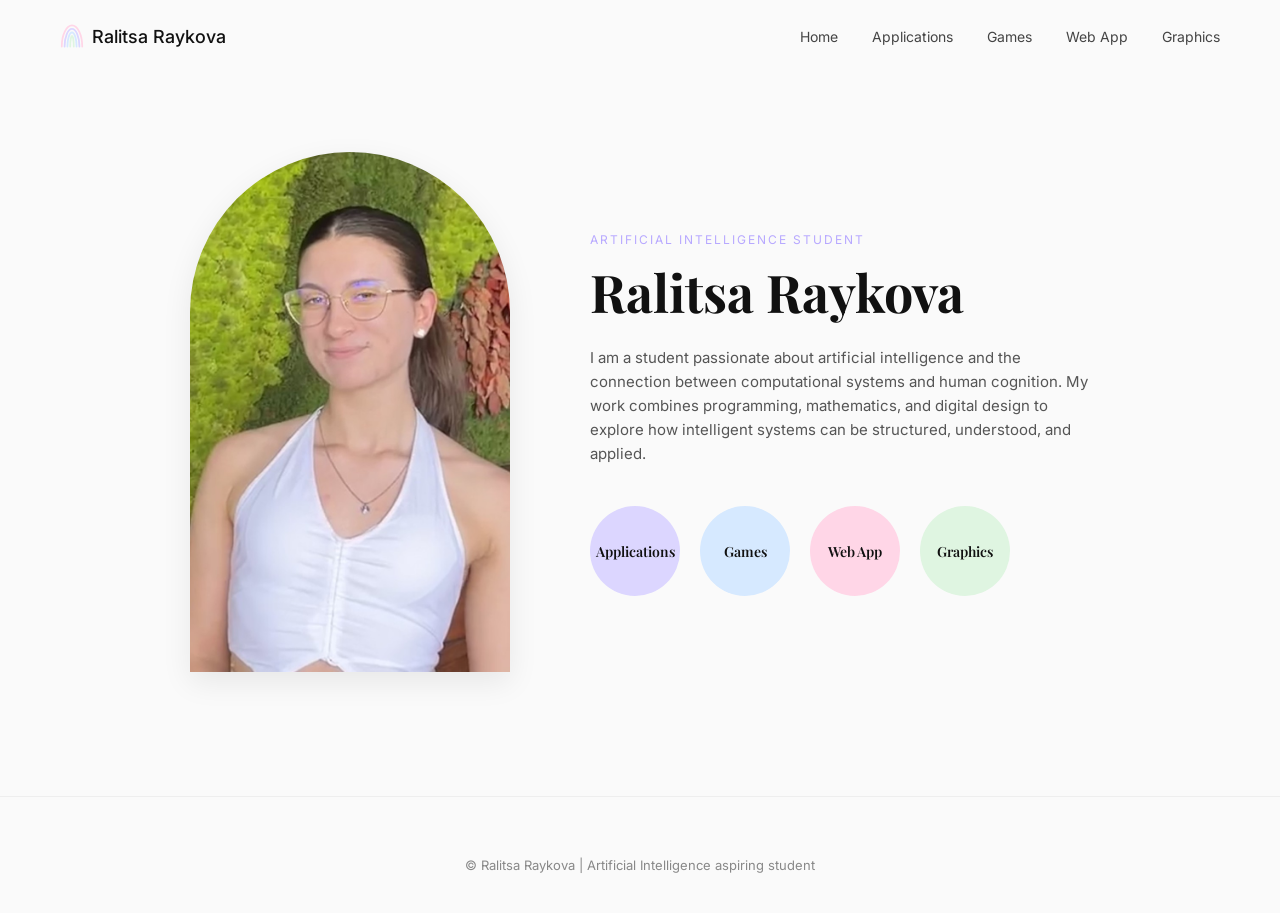
<file: index.html>
<!DOCTYPE html>
<html lang="en">

<head>
    <meta charset="UTF-8">
    <meta name="viewport" content="width=device-width, initial-scale=1.0">
    <title>Ralitsa Raykova | Portfolio</title>

    <!-- Fonts -->
    <link
        href="https://fonts.googleapis.com/css2?family=Playfair+Display:wght@500;600&family=Inter:wght@300;400;500&display=swap"
        rel="stylesheet">

    <link rel="stylesheet" href="styles.css">
</head>

<body>

    <!-- NAVBAR -->
    <nav class="navbar">
        <div class="logo">
            <svg width="24" height="24" viewBox="0 0 34 34" xmlns="http://www.w3.org/2000/svg" class="rainbow-logo">
                <path d="M 2.5 32 A 14.5 30 0 0 1 31.5 32" fill="none" stroke="#ffd6e7" stroke-width="2.5"
                    stroke-linecap="round" />
                <path d="M 6.5 32 A 10.5 25 0 0 1 27.5 32" fill="none" stroke="#dcd6ff" stroke-width="2.5"
                    stroke-linecap="round" />
                <path d="M 10.5 32 A 6.5 20 0 0 1 23.5 32" fill="none" stroke="#d6e9ff" stroke-width="2.5"
                    stroke-linecap="round" />
                <path d="M 14.5 32 A 2.5 15 0 0 1 19.5 32" fill="none" stroke="#dff5e1" stroke-width="2.5"
                    stroke-linecap="round" />
            </svg>
            Ralitsa Raykova
        </div>
        <div class="nav-links">
            <a href="index.html">Home</a>
            <a href="applications.html">Applications</a>
            <a href="games.html">Games</a>
            <a href="webapp.html">Web App</a>
            <a href="graphics.html">Graphics</a>
        </div>
    </nav>

    <!-- HERO -->
    <section class="hero">

        <!-- IMAGE -->
        <div class="hero-image">
            <img src="assets/images/IMG_7722.jpg" alt="Ralitsa Raykova">
        </div>

        <!-- TEXT -->
        <div class="hero-text">

            <p class="label">ARTIFICIAL INTELLIGENCE STUDENT</p>

            <h1>Ralitsa Raykova</h1>

            <p class="description">
                I am a student passionate about artificial intelligence and the connection between computational systems
                and human cognition. My work combines programming, mathematics, and digital design to explore how
                intelligent systems can be structured, understood, and applied.
            </p>

            <!-- CIRCLES -->
            <div class="circle-buttons">
                <a class="circle lavender" href="applications.html">Applications</a>
                <a class="circle blue" href="games.html">Games</a>
                <a class="circle pink" href="webapp.html">Web App</a>
                <a class="circle green" href="graphics.html">Graphics</a>
            </div>

        </div>

    </section>

    <footer class="footer">
        &copy; Ralitsa Raykova | Artificial Intelligence aspiring student
    </footer>

    <script src="script.js"></script>

</body>

</html>
</file>
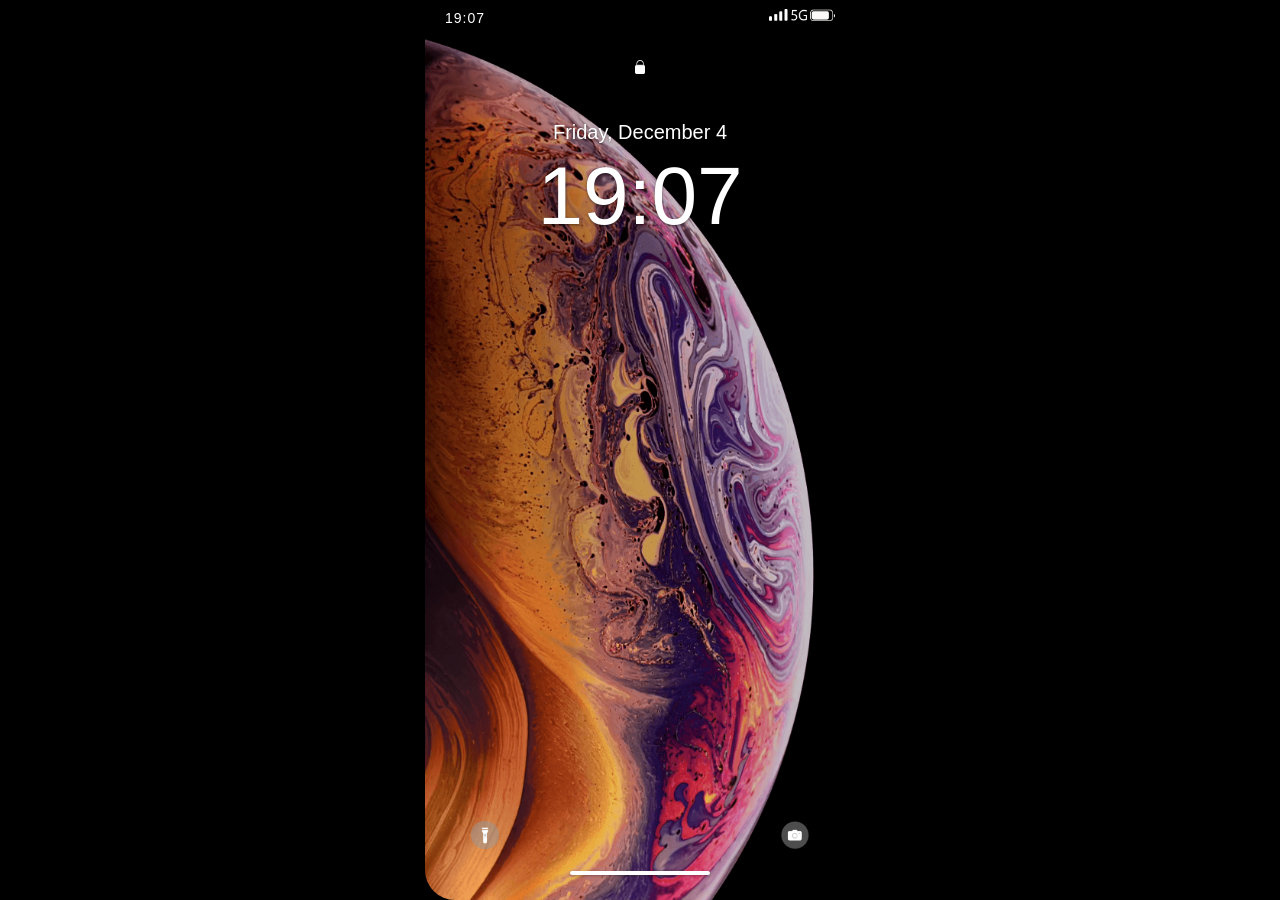
<file: mvr AI/index.html>
<!DOCTYPE html>
<html lang="en">
<head>
    <meta charset="UTF-8">
    <meta name="viewport" content="width=device-width, initial-scale=1.0">
    <title>iPhone Simulator</title>
    <link rel="stylesheet" href="styles.css">
</head>
<body>
    <!-- Pre-Lock Screen -->
    <div class="pre-lock-screen active">
        <div class="status-bar">
            <span class="time">12:34</span>
            <div class="status-icons">
                <img src="icons/Upper Right/menu_white.png" alt="Status Icons" class="status-icon-image">
            </div>
        </div>
        
        <img src="wallpaper.png" alt="Lock Screen Wallpaper" class="wallpaper">
        
        <div class="lock-indicator">
            <img src="icons/Lock screen/locket.png" alt="Lock" class="lock-icon">
            <div class="date">Tuesday, June 25</div>
            <div class="time">12:34</div>
        </div>
        
        <div class="bottom-controls">
            <div class="flashlight-btn">
                <img src="icons/Lock screen/flashlight-off.png" alt="Flashlight" class="control-icon">
            </div>
            <div class="unlock-indicator">
                <div class="unlock-line"></div>
            </div>
            <div class="camera-btn">
                <img src="icons/Lock screen/camera-light.png" alt="Camera" class="control-icon">
            </div>
        </div>
    </div>

    <!-- Passcode Screen -->
    <div class="lock-screen">
        <div class="status-bar">
            <span class="time">12:34</span>
            <div class="status-icons">
                <img src="icons/Upper Right/menu_white.png" alt="Status Icons" class="status-icon-image">
            </div>
        </div>
        
        <div class="passcode-background"></div>
        
        <div class="lock-indicator">
            <img src="icons/Lock screen/locket.png" alt="Lock" class="lock-icon">
            <div class="unlock-text">Enter Passcode</div>
        </div>
        
        <div class="passcode-container">
            <div class="passcode-error hidden">Incorrect Passcode. Try Again.</div>
            <div class="passcode-dots">
                <div class="dot"></div>
                <div class="dot"></div>
                <div class="dot"></div>
                <div class="dot"></div>
                <div class="dot"></div>
                <div class="dot"></div>
            </div>
            
            <div class="keypad">
                <div class="row">
                    <button class="key" data-value="1">1<div></div></button>
                    <button class="key" data-value="2">2<div>ABC</div></button>
                    <button class="key" data-value="3">3<div>DEF</div></button>
                </div>
                <div class="row">
                    <button class="key" data-value="4">4<div>GHI</div></button>
                    <button class="key" data-value="5">5<div>JKL</div></button>
                    <button class="key" data-value="6">6<div>MNO</div></button>
                </div>
                <div class="row">
                    <button class="key" data-value="7">7<div>PQRS</div></button>
                    <button class="key" data-value="8">8<div>TUV</div></button>
                    <button class="key" data-value="9">9<div>WXYZ</div></button>
                </div>
                <div class="row">
                    <button class="key empty"></button>
                    <button class="key" data-value="0">0</button>
                    <button class="key delete">⌫</button>
                </div>
            </div>
            
            <div class="emergency-call">Emergency</div>
        </div>
    </div>

    <!-- iPhone Container -->
    <div class="iphone-container">
        <div class="iphone-frame">
            <div class="screen">
                <img src="wallpaper.png" alt="Home Screen Wallpaper" class="home-screen-wallpaper">
                
                <div class="screen-content">
                    <!-- Home Screen -->
                    <div class="view home-screen active">
                        <div class="status-bar">
                            <span class="time">--:--</span>
                            <div class="status-icons">
                                <img src="icons/Upper Right/menu_white.png" alt="Status Icons" class="status-icon-image">
                            </div>
                        </div>
                        
                        <div class="app-grid">
                            <!-- Apps will be added here by JavaScript -->
                        </div>
                        
                        <div class="dock">
                            <!-- Dock apps will be added here by JavaScript -->
                        </div>
                    </div>

                    <!-- Phone App -->
                    <div class="view phone-app">
                        <div class="status-bar">
                            <span class="time">--:--</span>
                            <div class="status-icons">
                                <img src="icons/Upper Right/menu_white.png" alt="Status Icons" class="status-icon-image">
                            </div>
                        </div>
                        
                        <div class="app-header">
                            <button class="back-button">←</button>
                            <h1 class="phone-title">Recents</h1>
                        </div>
                        
                        <div class="phone-search">
                            <div class="search-container">
                                <img src="phone/magnifying-glass.png" alt="Search" class="search-icon">
                                <span class="search-text">Search</span>
                                <img src="phone/dictation.png" alt="Dictation" class="dictation-icon">
                            </div>
                        </div>
                        
                        <div class="phone-content">
                            <div class="phone-tab recents-tab active">
                                <div class="call-list">
                                    <!-- Call list will be populated by JavaScript -->
                                </div>
                            </div>
                            
                            <div class="phone-tab contacts-tab">
                                <div class="contacts-list">
                                    <div class="contact-item">
                                        <div class="contact-avatar" style="background-color: #FF6B6B;">
                                            <span>AB</span>
                                        </div>
                                        <div class="contact-info">
                                            <div class="contact-name">Alice Brown</div>
                                            <div class="contact-number">mobile</div>
                                        </div>
                                    </div>
                                    <div class="contact-item">
                                        <div class="contact-avatar" style="background-color: #4ECDC4;">
                                            <span>BJ</span>
                                        </div>
                                        <div class="contact-info">
                                            <div class="contact-name">Bob Johnson</div>
                                            <div class="contact-number">mobile</div>
                                        </div>
                                    </div>
                                    <div class="contact-item">
                                        <div class="contact-avatar" style="background-color: #45B7D1;">
                                            <span>CD</span>
                                        </div>
                                        <div class="contact-info">
                                            <div class="contact-name">Carol Davis</div>
                                            <div class="contact-number">home</div>
                                        </div>
                                    </div>
                                    <div class="contact-item">
                                        <div class="contact-avatar" style="background-color: #F7DC6F;">
                                            <span>DW</span>
                                        </div>
                                        <div class="contact-info">
                                            <div class="contact-name">David Wilson</div>
                                            <div class="contact-number">work</div>
                                        </div>
                                    </div>
                                    <div class="contact-item">
                                        <div class="contact-avatar" style="background-color: #BB8FCE;">
                                            <span>EG</span>
                                        </div>
                                        <div class="contact-info">
                                            <div class="contact-name">Emily Garcia</div>
                                            <div class="contact-number">mobile</div>
                                        </div>
                                    </div>
                                </div>
                            </div>
                            
                            <div class="phone-tab keypad-tab">
                                <div class="phone-keypad">
                                    <div class="number-display">
                                        <span class="phone-number"></span>
                                    </div>
                                    <div class="keypad">
                                        <div class="keypad-row">
                                            <button class="key" data-value="1">1<span></span></button>
                                            <button class="key" data-value="2">2<span>ABC</span></button>
                                            <button class="key" data-value="3">3<span>DEF</span></button>
                                        </div>
                                        <div class="keypad-row">
                                            <button class="key" data-value="4">4<span>GHI</span></button>
                                            <button class="key" data-value="5">5<span>JKL</span></button>
                                            <button class="key" data-value="6">6<span>MNO</span></button>
                                        </div>
                                        <div class="keypad-row">
                                            <button class="key" data-value="7">7<span>PQRS</span></button>
                                            <button class="key" data-value="8">8<span>TUV</span></button>
                                            <button class="key" data-value="9">9<span>WXYZ</span></button>
                                        </div>
                                        <div class="keypad-row">
                                            <button class="key" data-value="*">*<span></span></button>
                                            <button class="key" data-value="0">0<span>+</span></button>
                                            <button class="key" data-value="#">#<span></span></button>
                                        </div>
                                    </div>
                                    <button class="call-button">📞</button>
                                </div>
                            </div>
                        </div>
                        
                        <div class="phone-tabs-container">
                            <button class="phone-tab-button active" data-tab="recents">
                                <img src="phone/recents-blue.png" alt="Recents" class="tab-icon">
                                <span>Recents</span>
                            </button>
                            <button class="phone-tab-button" data-tab="contacts">
                                <img src="phone/contacts-gray.png" alt="Contacts" class="tab-icon">
                                <span>Contacts</span>
                            </button>
                            <button class="phone-tab-button" data-tab="keypad">
                                <img src="phone/keypad-gray.png" alt="Keypad" class="tab-icon">
                                <span>Keypad</span>
                            </button>
                        </div>
                    </div>

                    <!-- Messages App -->
                    <div class="view messages-app">
                        <div class="status-bar">
                            <span class="time">--:--</span>
                            <div class="status-icons">
                                <img src="icons/Upper Right/menu_white.png" alt="Status Icons" class="status-icon-image">
                            </div>
                        </div>
                        
                        <div class="app-header">
                            <button class="back-button">←</button>
                            <h1 class="app-title">Messages</h1>
                        </div>
                        
                        <div class="messages-content">
                            <div class="messages-list active">
                                <div class="message-thread">
                                    <div class="thread-avatar" style="background-color: #007AFF;">
                                        <span>J</span>
                                    </div>
                                    <div class="thread-info">
                                        <div class="thread-name">John</div>
                                        <div class="thread-preview">Hey, are we still on for dinner tonight?</div>
                                    </div>
                                    <div class="thread-time">2:34 PM</div>
                                </div>
                                
                                <div class="message-thread">
                                    <div class="thread-avatar" style="background-color: #34C759;">
                                        <span>M</span>
                                    </div>
                                    <div class="thread-info">
                                        <div class="thread-name">Mom</div>
                                        <div class="thread-preview">Don't forget to call grandma today</div>
                                    </div>
                                    <div class="thread-time">1:15 PM</div>
                                </div>
                                
                                <div class="message-thread">
                                    <div class="thread-avatar" style="background-color: #FF3B30;">
                                        <span>S</span>
                                    </div>
                                    <div class="thread-info">
                                        <div class="thread-name">Sarah</div>
                                        <div class="thread-preview">Thanks for the help with the project!</div>
                                    </div>
                                    <div class="thread-time">12:45 PM</div>
                                </div>
                                
                                <div class="message-thread">
                                    <div class="thread-avatar" style="background-color: #FF9500;">
                                        <span>D</span>
                                    </div>
                                    <div class="thread-info">
                                        <div class="thread-name">David</div>
                                        <div class="thread-preview">Let's meet at the coffee shop</div>
                                    </div>
                                    <div class="thread-time">11:30 AM</div>
                                </div>
                            </div>
                            
                            <div class="chat-view">
                                <div class="chat-header">
                                    <button class="chat-back-button">←</button>
                                    <div class="chat-contact-info">
                                        <div class="chat-contact-name">John</div>
                                    </div>
                                </div>
                                
                                <div class="chat-messages">
                                    <div class="message received">
                                        <div class="message-bubble">Hey, are we still on for dinner tonight?</div>
                                        <div class="message-time">2:30 PM</div>
                                    </div>
                                    <div class="message sent">
                                        <div class="message-bubble">Yes! I'll pick you up at 7</div>
                                        <div class="message-time">2:32 PM</div>
                                    </div>
                                    <div class="message received">
                                        <div class="message-bubble">Perfect, see you then!</div>
                                        <div class="message-time">2:34 PM</div>
                                    </div>
                                </div>
                                
                                <div class="message-input">
                                    <input type="text" placeholder="iMessage" class="message-text-input">
                                    <button class="send-button">↑</button>
                                </div>
                            </div>
                        </div>
                    </div>

                    <!-- Messenger App -->
                    <div class="view messenger-app">
                        <div class="status-bar">
                            <span class="time">--:--</span>
                            <div class="status-icons">
                                <img src="icons/Upper Right/menu_white.png" alt="Status Icons" class="status-icon-image">
                            </div>
                        </div>
                        
                        <div class="messenger-header">
                            <button class="back-button">←</button>
                            <h1 class="messenger-title">Messenger</h1>
                        </div>
                        
                        <div class="messenger-search">
                            <div class="search-container">
                                <img src="phone/magnifying-glass.png" alt="Search" class="search-icon">
                                <span class="search-text">Ask Meta AI or search</span>
                            </div>
                        </div>
                        
                        <div class="active-friends">
                            <div class="active-friend">
                                <div class="friend-avatar" style="background-color: #FF6B6B;">
                                    <span>A</span>
                                </div>
                                <div class="online-indicator"></div>
                            </div>
                            <div class="active-friend">
                                <div class="friend-avatar" style="background-color: #4ECDC4;">
                                    <span>B</span>
                                </div>
                                <div class="online-indicator"></div>
                            </div>
                            <div class="active-friend">
                                <div class="friend-avatar" style="background-color: #45B7D1;">
                                    <span>C</span>
                                </div>
                                <div class="online-indicator"></div>
                            </div>
                            <div class="active-friend">
                                <div class="friend-avatar" style="background-color: #F7DC6F;">
                                    <span>D</span>
                                </div>
                                <div class="online-indicator"></div>
                            </div>
                        </div>
                        
                        <div class="messenger-chats">
                            <div class="messenger-chat">
                                <div class="chat-avatar" style="background-color: #007AFF;">
                                    <span>J</span>
                                </div>
                                <div class="chat-info">
                                    <div class="chat-name">Jessica</div>
                                    <div class="chat-preview">You: Hey! How's your day going?</div>
                                </div>
                                <div class="chat-time">3:45 PM</div>
                            </div>
                            
                            <div class="messenger-chat">
                                <div class="chat-avatar" style="background-color: #34C759;">
                                    <span>M</span>
                                </div>
                                <div class="chat-info">
                                    <div class="chat-name">Michael</div>
                                    <div class="chat-preview">Can we meet tomorrow?</div>
                                </div>
                                <div class="chat-time">2:20 PM</div>
                            </div>
                            
                            <div class="messenger-chat">
                                <div class="chat-avatar" style="background-color: #FF3B30;">
                                    <span>L</span>
                                </div>
                                <div class="chat-info">
                                    <div class="chat-name">Lisa</div>
                                    <div class="chat-preview">Thanks for the help!</div>
                                </div>
                                <div class="chat-time">1:15 PM</div>
                            </div>
                        </div>
                    </div>

                    <!-- Instagram App -->
                    <div class="view instagram-app">
                        <div class="status-bar">
                            <span class="time">--:--</span>
                            <div class="status-icons">
                                <img src="icons/Upper Right/menu_white.png" alt="Status Icons" class="status-icon-image">
                            </div>
                        </div>
                        
                        <div class="instagram-content">
                            <div class="instagram-feed active">
                                <div class="instagram-header">
                                    <button class="back-button">←</button>
                                    <h1 class="instagram-title">Instagram</h1>
                                    <div class="instagram-actions">
                                        <span class="heart-icon">♡</span>
                                        <span class="messenger-icon">✉</span>
                                    </div>
                                </div>
                                
                                <div class="stories-container">
                                    <div class="story">
                                        <div class="story-avatar" style="background: linear-gradient(45deg, #f09433, #e6683c, #dc2743, #cc2366, #bc1888);">
                                            <div class="story-image" style="background-color: #FF6B6B;">
                                                <span>A</span>
                                            </div>
                                        </div>
                                        <span class="story-name">Alex</span>
                                    </div>
                                    <div class="story">
                                        <div class="story-avatar" style="background: linear-gradient(45deg, #f09433, #e6683c, #dc2743, #cc2366, #bc1888);">
                                            <div class="story-image" style="background-color: #4ECDC4;">
                                                <span>B</span>
                                            </div>
                                        </div>
                                        <span class="story-name">Bella</span>
                                    </div>
                                    <div class="story">
                                        <div class="story-avatar" style="background: linear-gradient(45deg, #f09433, #e6683c, #dc2743, #cc2366, #bc1888);">
                                            <div class="story-image" style="background-color: #45B7D1;">
                                                <span>C</span>
                                            </div>
                                        </div>
                                        <span class="story-name">Chris</span>
                                    </div>
                                </div>
                                
                                <div class="posts-container">
                                    <div class="post">
                                        <div class="post-header">
                                            <div class="post-avatar" style="background-color: #FF6B6B;">
                                                <span>A</span>
                                            </div>
                                            <div class="post-user">alexsmith</div>
                                        </div>
                                        <div class="post-image" style="background: linear-gradient(135deg, #667eea 0%, #764ba2 100%); height: 200px; display: flex; align-items: center; justify-content: center; color: white; font-size: 18px;">
                                            Beautiful sunset today! 🌅
                                        </div>
                                        <div class="post-actions">
                                            <span class="action-icon">♡</span>
                                            <span class="action-icon">💬</span>
                                            <span class="action-icon">✈</span>
                                        </div>
                                        <div class="post-likes">124 likes</div>
                                        <div class="post-caption">
                                            <strong>alexsmith</strong> Amazing view from my hike today!
                                        </div>
                                    </div>
                                    
                                    <div class="post">
                                        <div class="post-header">
                                            <div class="post-avatar" style="background-color: #4ECDC4;">
                                                <span>B</span>
                                            </div>
                                            <div class="post-user">bella_jones</div>
                                        </div>
                                        <div class="post-image" style="background: linear-gradient(135deg, #f093fb 0%, #f5576c 100%); height: 200px; display: flex; align-items: center; justify-content: center; color: white; font-size: 18px;">
                                            Coffee time ☕
                                        </div>
                                        <div class="post-actions">
                                            <span class="action-icon">♡</span>
                                            <span class="action-icon">💬</span>
                                            <span class="action-icon">✈</span>
                                        </div>
                                        <div class="post-likes">89 likes</div>
                                        <div class="post-caption">
                                            <strong>bella_jones</strong> Perfect start to the morning
                                        </div>
                                    </div>
                                    
                                    <div class="post">
                                        <div class="post-header">
                                            <div class="post-avatar" style="background-color: #45B7D1;">
                                                <span>C</span>
                                            </div>
                                            <div class="post-user">chris_photo</div>
                                        </div>
                                        <div class="post-image" style="background: linear-gradient(135deg, #4facfe 0%, #00f2fe 100%); height: 200px; display: flex; align-items: center; justify-content: center; color: white; font-size: 18px;">
                                            City lights 🌃
                                        </div>
                                        <div class="post-actions">
                                            <span class="action-icon">♡</span>
                                            <span class="action-icon">💬</span>
                                            <span class="action-icon">✈</span>
                                        </div>
                                        <div class="post-likes">256 likes</div>
                                        <div class="post-caption">
                                            <strong>chris_photo</strong> Night photography session
                                        </div>
                                    </div>
                                </div>
                            </div>
                            
                            <div class="instagram-messages">
                                <div class="instagram-messages-header">
                                    <button class="messages-back-button">←</button>
                                    <h1 class="messages-title">Direct</h1>
                                    <span class="new-message-icon">✎</span>
                                </div>
                                
                                <div class="instagram-messages-list">
                                    <div class="instagram-message">
                                        <div class="message-avatar" style="background-color: #FF6B6B;">
                                            <span>A</span>
                                        </div>
                                        <div class="message-info">
                                            <div class="message-name">alexsmith</div>
                                            <div class="message-preview">Liked your photo</div>
                                        </div>
                                        <div class="message-time">2h</div>
                                    </div>
                                    
                                    <div class="instagram-message">
                                        <div class="message-avatar" style="background-color: #4ECDC4;">
                                            <span>B</span>
                                        </div>
                                        <div class="message-info">
                                            <div class="message-name">bella_jones</div>
                                            <div class="message-preview">Hey! Love your stories</div>
                                        </div>
                                        <div class="message-time">4h</div>
                                    </div>
                                    
                                    <div class="instagram-message">
                                        <div class="message-avatar" style="background-color: #45B7D1;">
                                            <span>C</span>
                                        </div>
                                        <div class="message-info">
                                            <div class="message-name">chris_photo</div>
                                            <div class="message-preview">Thanks for the follow!</div>
                                        </div>
                                        <div class="message-time">1d</div>
                                    </div>
                                </div>
                            </div>
                        </div>
                    </div>

                    <!-- Photos App -->
                    <div class="view photos-app">
                        <div class="status-bar">
                            <span class="time">--:--</span>
                            <div class="status-icons">
                                <img src="icons/Upper Right/menu_white.png" alt="Status Icons" class="status-icon-image">
                            </div>
                        </div>
                        
                        <div class="app-header">
                            <button class="back-button">←</button>
                            <h1 class="app-title">Photos</h1>
                        </div>
                        
                        <div class="photos-grid">
                            <div class="photo-square" style="background-color: #FF6B6B;"></div>
                            <div class="photo-square" style="background-color: #4ECDC4;"></div>
                            <div class="photo-square" style="background-color: #45B7D1;"></div>
                            <div class="photo-square" style="background-color: #F7DC6F;"></div>
                            <div class="photo-square" style="background-color: #BB8FCE;"></div>
                            <div class="photo-square" style="background-color: #85C1E9;"></div>
                            <div class="photo-square" style="background-color: #F8C471;"></div>
                            <div class="photo-square" style="background-color: #82E0AA;"></div>
                            <div class="photo-square" style="background-color: #F1948A;"></div>
                            <div class="photo-square" style="background-color: #D7BDE2;"></div>
                            <div class="photo-square" style="background-color: #A9DFBF;"></div>
                            <div class="photo-square" style="background-color: #F9E79F;"></div>
                            <div class="photo-square" style="background-color: #AED6F1;"></div>
                            <div class="photo-square" style="background-color: #FADBD8;"></div>
                            <div class="photo-square" style="background-color: #E8DAEF;"></div>
                            <div class="photo-square" style="background-color: #D5F4E6;"></div>
                            <div class="photo-square" style="background-color: #FCF3CF;"></div>
                            <div class="photo-square" style="background-color: #EBDEF0;"></div>
                        </div>
                    </div>

                    <!-- Google App -->
                    <div class="view google-app">
                        <div class="status-bar">
                            <span class="time">--:--</span>
                            <div class="status-icons">
                                <img src="icons/Upper Right/menu_white.png" alt="Status Icons" class="status-icon-image">
                            </div>
                        </div>
                        
                        <div class="app-header">
                            <button class="back-button">←</button>
                            <h1 class="app-title">Google</h1>
                        </div>
                        
                        <div class="google-content">
                            <div class="google-logo">Google</div>
                            
                            <div class="search-history">
                                <h3>Recent searches</h3>
                                <div class="search-item">
                                    <span class="search-icon">🔍</span>
                                    <span class="search-text">iPhone 16 Pro Max specs</span>
                                </div>
                                <div class="search-item">
                                    <span class="search-icon">🔍</span>
                                    <span class="search-text">best restaurants near me</span>
                                </div>
                                <div class="search-item">
                                    <span class="search-icon">🔍</span>
                                    <span class="search-text">weather forecast</span>
                                </div>
                                <div class="search-item">
                                    <span class="search-icon">🔍</span>
                                    <span class="search-text">React Native tutorial</span>
                                </div>
                                <div class="search-item">
                                    <span class="search-icon">🔍</span>
                                    <span class="search-text">coffee shops downtown</span>
                                </div>
                                <div class="search-item">
                                    <span class="search-icon">🔍</span>
                                    <span class="search-text">flight status</span>
                                </div>
                                <div class="search-item">
                                    <span class="search-icon">🔍</span>
                                    <span class="search-text">online shopping deals</span>
                                </div>
                            </div>
                        </div>
                    </div>

                    <!-- Enhanced Notes App -->
                    <div class="view notes-app">
                        <div class="status-bar">
                            <span class="time">--:--</span>
                            <div class="status-icons">
                                <img src="icons/Upper Right/menu_white.png" alt="Status Icons" class="status-icon-image">
                            </div>
                        </div>
                        
                        <div class="notes-content">
                            <div class="notes-list active">
                                <div class="app-header">
                                    <button class="back-button">←</button>
                                    <h1 class="app-title">Notes</h1>
                                    <button class="new-note">+</button>
                                </div>
                                
                                <div class="notes-tabs">
                                    <button class="notes-tab active" data-period="7days">Previous 7 Days</button>
                                    <button class="notes-tab" data-period="30days">Previous 30 Days</button>
                                    <button class="notes-tab" data-period="older">1 Month Ago</button>
                                </div>
                                
                                <div class="notes-container">
                                    <div class="notes-period active" data-period="7days">
                                        <div class="note-item">
                                            <div class="note-title">Shopping List</div>
                                            <div class="note-preview">Milk, Bread, Eggs, Apples, Chicken...</div>
                                            <div class="note-date">Today 3:45 PM</div>
                                        </div>
                                        <div class="note-item">
                                            <div class="note-title">Meeting Notes</div>
                                            <div class="note-preview">Discussed project timeline and deliverables...</div>
                                            <div class="note-date">Yesterday 2:30 PM</div>
                                        </div>
                                        <div class="note-item">
                                            <div class="note-title">Weekend Plans</div>
                                            <div class="note-preview">Visit the art museum and grab lunch...</div>
                                            <div class="note-date">3 days ago</div>
                                        </div>
                                    </div>
                                    
                                    <div class="notes-period" data-period="30days">
                                        <div class="note-item">
                                            <div class="note-title">Book Recommendations</div>
                                            <div class="note-preview">The Great Gatsby, To Kill a Mockingbird...</div>
                                            <div class="note-date">2 weeks ago</div>
                                        </div>
                                        <div class="note-item">
                                            <div class="note-title">Recipe Ideas</div>
                                            <div class="note-preview">Pasta carbonara, Thai green curry...</div>
                                            <div class="note-date">3 weeks ago</div>
                                        </div>
                                    </div>
                                    
                                    <div class="notes-period" data-period="older">
                                        <div class="note-item">
                                            <div class="note-title">Travel Plans</div>
                                            <div class="note-preview">Europe trip itinerary for summer...</div>
                                            <div class="note-date">2 months ago</div>
                                        </div>
                                        <div class="note-item">
                                            <div class="note-title">Goals for the Year</div>
                                            <div class="note-preview">Learn Spanish, read 24 books...</div>
                                            <div class="note-date">3 months ago</div>
                                        </div>
                                    </div>
                                </div>
                                
                                <div class="notes-count">8 Notes</div>
                            </div>
                            
                            <div class="note-editor">
                                <div class="editor-header">
                                    <button class="editor-back-button">← Notes</button>
                                    <button class="editor-done">Done</button>
                                </div>
                                <textarea placeholder="Start writing..." class="note-textarea"></textarea>
                            </div>
                        </div>
                    </div>

                    <!-- ChatGPT App (keep existing) -->
                    <div class="view chatgpt-app">
                        <div class="status-bar">
                            <span class="time">--:--</span>
                            <div class="status-icons">
                                <img src="icons/Upper Right/menu_white.png" alt="Status Icons" class="status-icon-image">
                            </div>
                        </div>
                        
                        <div class="app-header">
                            <button class="back-button">←</button>
                            <h1 class="app-title">ChatGPT</h1>
                        </div>
                        
                        <div class="chat-search">
                            <div class="search-container">
                                <img src="phone/magnifying-glass.png" alt="Search" class="search-icon">
                                <span class="search-text">Search</span>
                            </div>
                        </div>
                        
                        <div class="chat-list">
                            <div class="chat-item">
                                <div class="chat-info">
                                    <div class="chat-name">Gabi</div>
                                    <div class="chat-preview">Last message preview...</div>
                                </div>
                                <div class="chat-time">2:34 PM</div>
                            </div>
                            <div class="chat-item">
                                <div class="chat-info">
                                    <div class="chat-name">Rali</div>
                                    <div class="chat-preview">Another conversation...</div>
                                </div>
                                <div class="chat-time">1:15 PM</div>
                            </div>
                            <div class="chat-item">
                                <div class="chat-info">
                                    <div class="chat-name">MVR</div>
                                    <div class="chat-preview">Recent discussion...</div>
                                </div>
                                <div class="chat-time">12:45 PM</div>
                            </div>
                        </div>
                    </div>

                    <!-- Chat Content View -->
                    <div class="view chat-content-view">
                        <div class="app-header">
                            <button class="back-button">←</button>
                            <h1 class="app-title">Chat</h1>
                        </div>
                        
                        <div class="chat-content-container">
                            <iframe id="chat-iframe" src=""></iframe>
                        </div>
                    </div>
                </div>
            </div>
        </div>
    </div>

    <script src="script.js"></script>
</body>
</html>
</file>
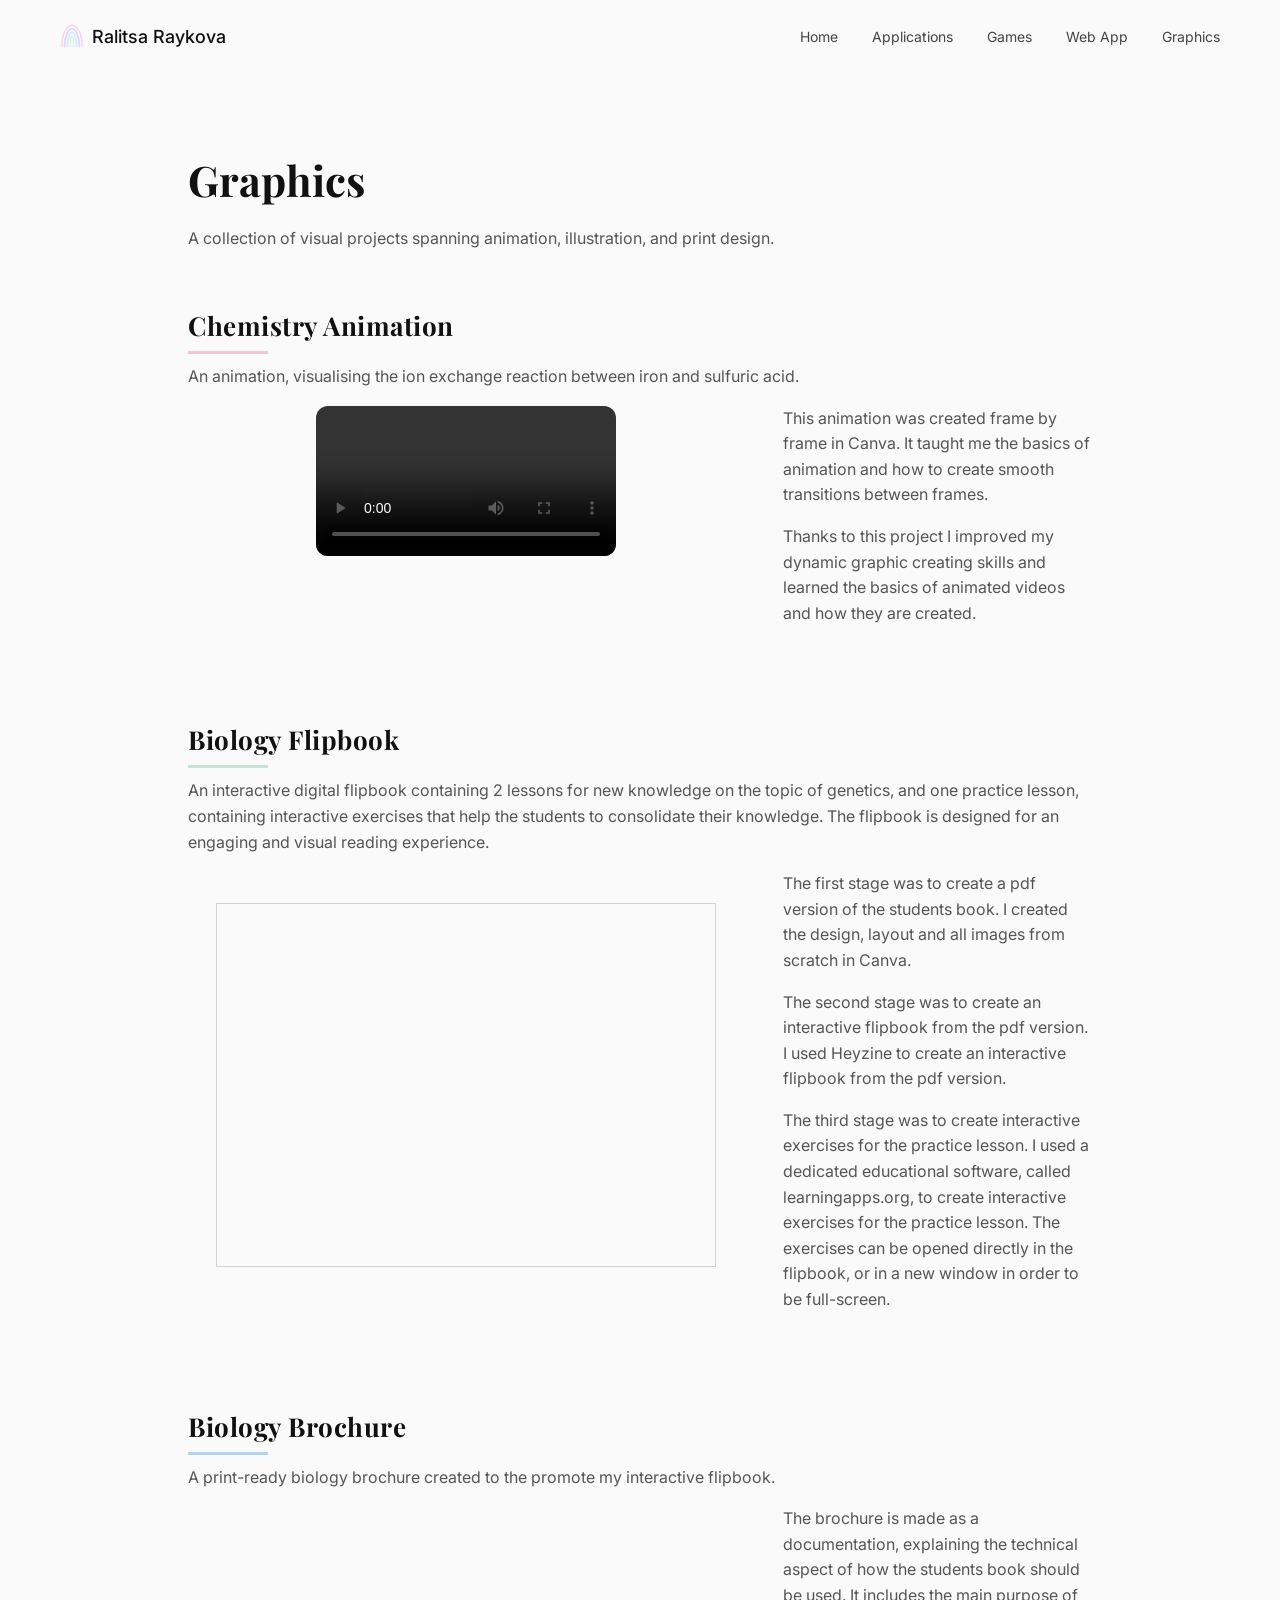
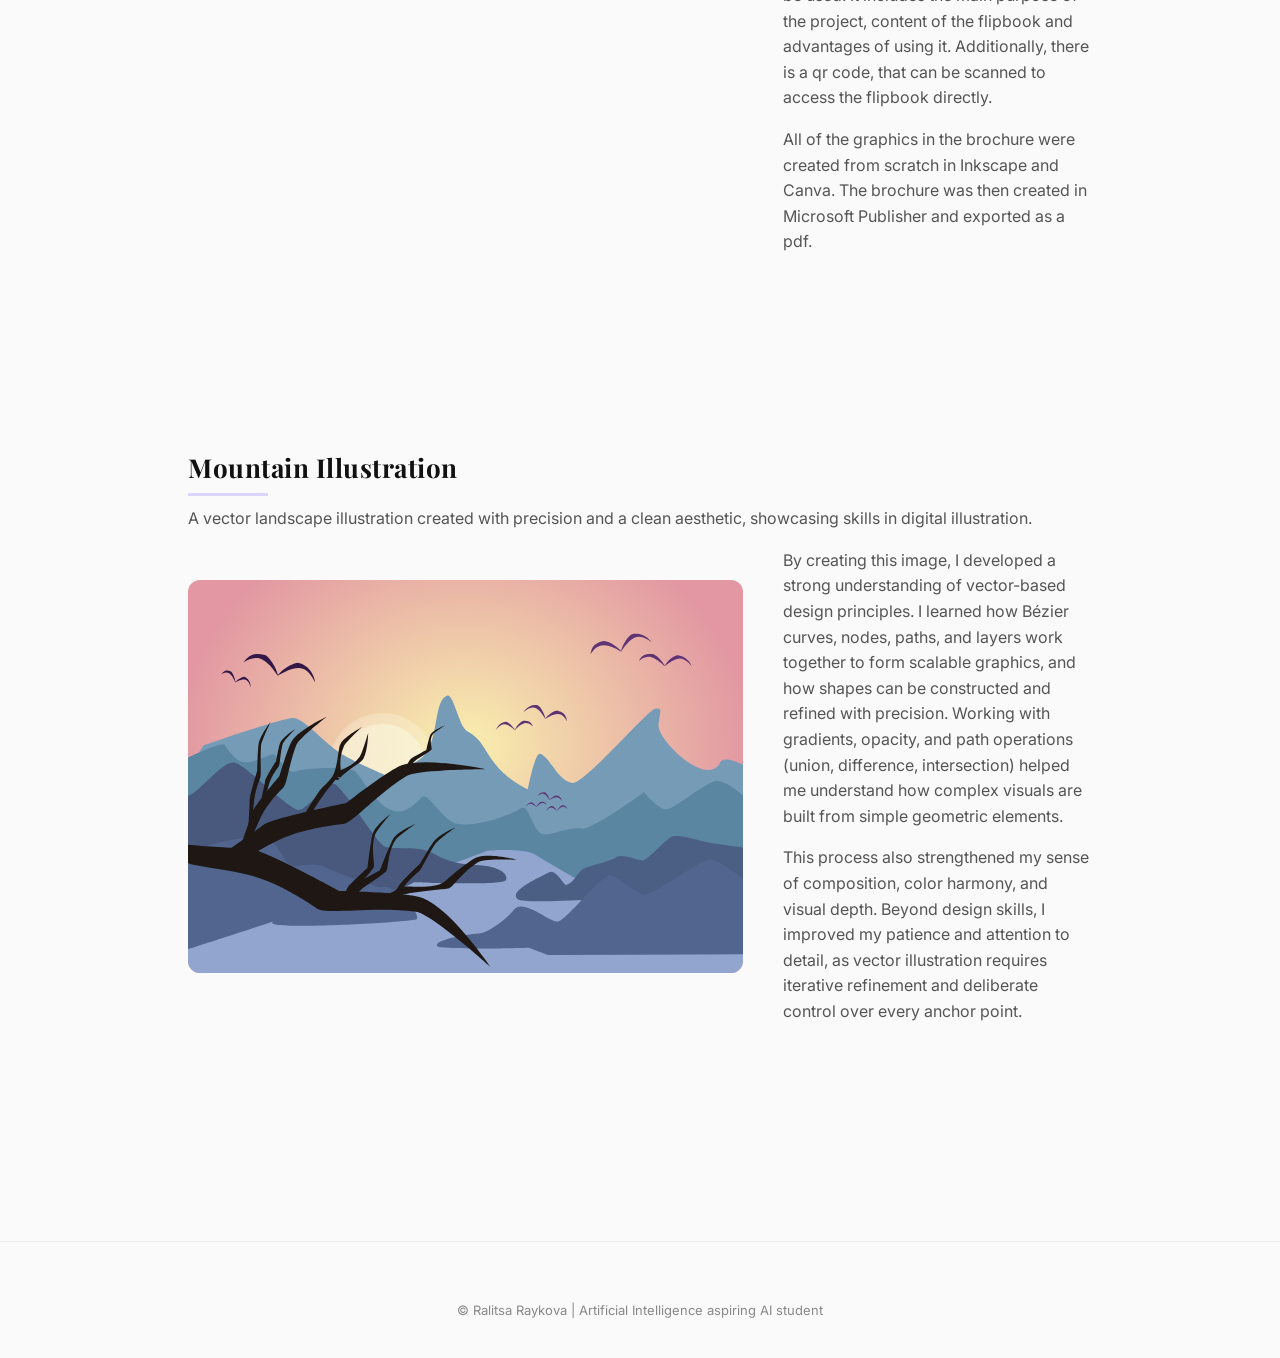
<file: graphics.html>
<!DOCTYPE html>
<html lang="en">

<head>
    <meta charset="UTF-8">
    <meta name="viewport" content="width=device-width, initial-scale=1.0">
    <title>Graphics | Ralitsa Raykova</title>

    <link
        href="https://fonts.googleapis.com/css2?family=Playfair+Display:wght@500;600&family=Inter:wght@300;400;500&display=swap"
        rel="stylesheet">
    <link rel="stylesheet" href="styles.css">
</head>

<body>

    <nav class="navbar">
        <div class="logo">
            <svg width="24" height="24" viewBox="0 0 34 34" xmlns="http://www.w3.org/2000/svg" class="rainbow-logo">
                <path d="M 2.5 32 A 14.5 30 0 0 1 31.5 32" fill="none" stroke="#ffd6e7" stroke-width="2.5"
                    stroke-linecap="round" />
                <path d="M 6.5 32 A 10.5 25 0 0 1 27.5 32" fill="none" stroke="#dcd6ff" stroke-width="2.5"
                    stroke-linecap="round" />
                <path d="M 10.5 32 A 6.5 20 0 0 1 23.5 32" fill="none" stroke="#d6e9ff" stroke-width="2.5"
                    stroke-linecap="round" />
                <path d="M 14.5 32 A 2.5 15 0 0 1 19.5 32" fill="none" stroke="#dff5e1" stroke-width="2.5"
                    stroke-linecap="round" />
            </svg>
            Ralitsa Raykova
        </div>
        <div class="nav-links">
            <a href="index.html">Home</a>
            <a href="applications.html">Applications</a>
            <a href="games.html">Games</a>
            <a href="webapp.html">Web App</a>
            <a href="graphics.html">Graphics</a>
        </div>
    </nav>

    <section class="page">

        <h1>Graphics</h1>

        <p class="page-intro">
            A collection of visual projects spanning animation, illustration, and print design.
        </p>

        <!-- Chemistry Animation -->
        <div class="project">
            <h2>Chemistry Animation</h2>
            <p>
                An animation, visualising the ion exchange reaction between iron and sulfuric acid.
            </p>
            <div class="project-content">
                <div class="project-media">
                    <video controls class="project-video"
                        style="max-height: 400px; width: auto; display: block; margin: 0 auto 15px;">
                        <source src="assets/videos/animation1.mp4" type="video/mp4">
                    </video>
                </div>
                <div class="project-text">
                    <p>
                        This animation was created frame by frame in Canva. It taught me the basics of animation and
                        how to create smooth transitions between frames.
                    </p>
                    <p>
                        Thanks to this project I improved my dynamic graphic creating skills and learned the basics of
                        animated videos and how they are created.
                    </p>
                </div>
            </div>

        </div>

        <!-- Biology Flipbook -->
        <div class="project">
            <h2>Biology Flipbook</h2>
            <p>
                An interactive digital flipbook containing 2 lessons for new knowledge on the topic of genetics, and one
                practice lesson, containing interactive exercises that help the students to consolidate their knowledge.
                The flipbook is designed for an engaging and visual
                reading
                experience.
            </p>
            <div class="project-content">
                <div class="project-media">
                    <iframe allowfullscreen="allowfullscreen" allow="clipboard-write" scrolling="no" class="fp-iframe"
                        src="https://heyzine.com/flip-book/c98bc423dc.html"
                        style="border: 1px solid lightgray; width: 100%; max-width: 500px; height: 364px; display: block; margin: 2rem auto;"></iframe>
                </div>
                <div class="project-text">
                    <p>
                        The first stage was to create a pdf version of the students book. I created the design, layout
                        and all images from scratch in Canva.
                    </p>
                    <p>
                        The second stage was to create an interactive flipbook from the pdf version. I used Heyzine to
                        create an interactive flipbook from the pdf version.
                    </p>
                    <p>
                        The third stage was to create interactive exercises for the practice lesson. I used a dedicated
                        educational software, called learningapps.org, to create interactive exercises for the practice
                        lesson. The exercises can be opened directly in the flipbook, or in a new window in order to be
                        full-screen.
                    </p>
                </div>
            </div>

        </div>

        <!-- Biology Brochure -->
        <div class="project">
            <h2>Biology Brochure</h2>
            <p>
                A print-ready biology brochure created to the promote my interactive flipbook.
            </p>
            <div class="project-content">
                <div class="project-media">
                    <iframe src="assets/brochure.pdf#toolbar=0&navpanes=0&scrollbar=0"
                        style="width: 100%; max-width: 700px; height: 400px; border: none; margin: 2rem auto; display: block;"></iframe>
                </div>
                <div class="project-text">
                    <p>
                        The brochure is made as a documentation, explaining the technical aspect of how the students
                        book should be used. It includes the main purpose of the project, content of the flipbook and
                        advantages of using it. Additionally, there is a qr code, that can be scanned to access the
                        flipbook directly.
                    </p>
                    <p>
                        All of the graphics in the brochure were created from scratch in Inkscape and Canva. The
                        brochure was then created in Microsoft Publisher and exported as a pdf.
                    </p>
                </div>
            </div>

        </div>

        <!-- Mountain Vector -->
        <div class="project">
            <h2>Mountain Illustration</h2>
            <p>
                A vector landscape illustration created with precision and a clean aesthetic, showcasing skills
                in
                digital illustration.
            </p>
            <div class="project-content">
                <div class="project-media">
                    <img src="assets/mountain.svg" alt="Mountain vector illustration" class="project-img"
                        style="max-width: 100%; display: block; margin: 2rem auto;">
                </div>
                <div class="project-text">
                    <p>
                        By creating this image, I developed a strong understanding of vector-based design principles. I
                        learned how Bézier curves, nodes, paths, and layers work together to form scalable graphics, and
                        how shapes can be constructed and refined with precision. Working with gradients, opacity, and
                        path operations (union, difference, intersection) helped me understand how complex visuals are
                        built from simple geometric elements.
                    </p>
                    <p>
                        This process also strengthened my sense of composition, color harmony, and visual depth. Beyond
                        design skills, I improved my patience and attention to detail, as vector illustration requires
                        iterative refinement and deliberate control over every anchor point.
                    </p>
                </div>
            </div>

        </div>

    </section>

    <footer class="footer">
        &copy; Ralitsa Raykova | Artificial Intelligence aspiring AI student
    </footer>

    <script src="script.js"></script>

</body>

</html>
</file>
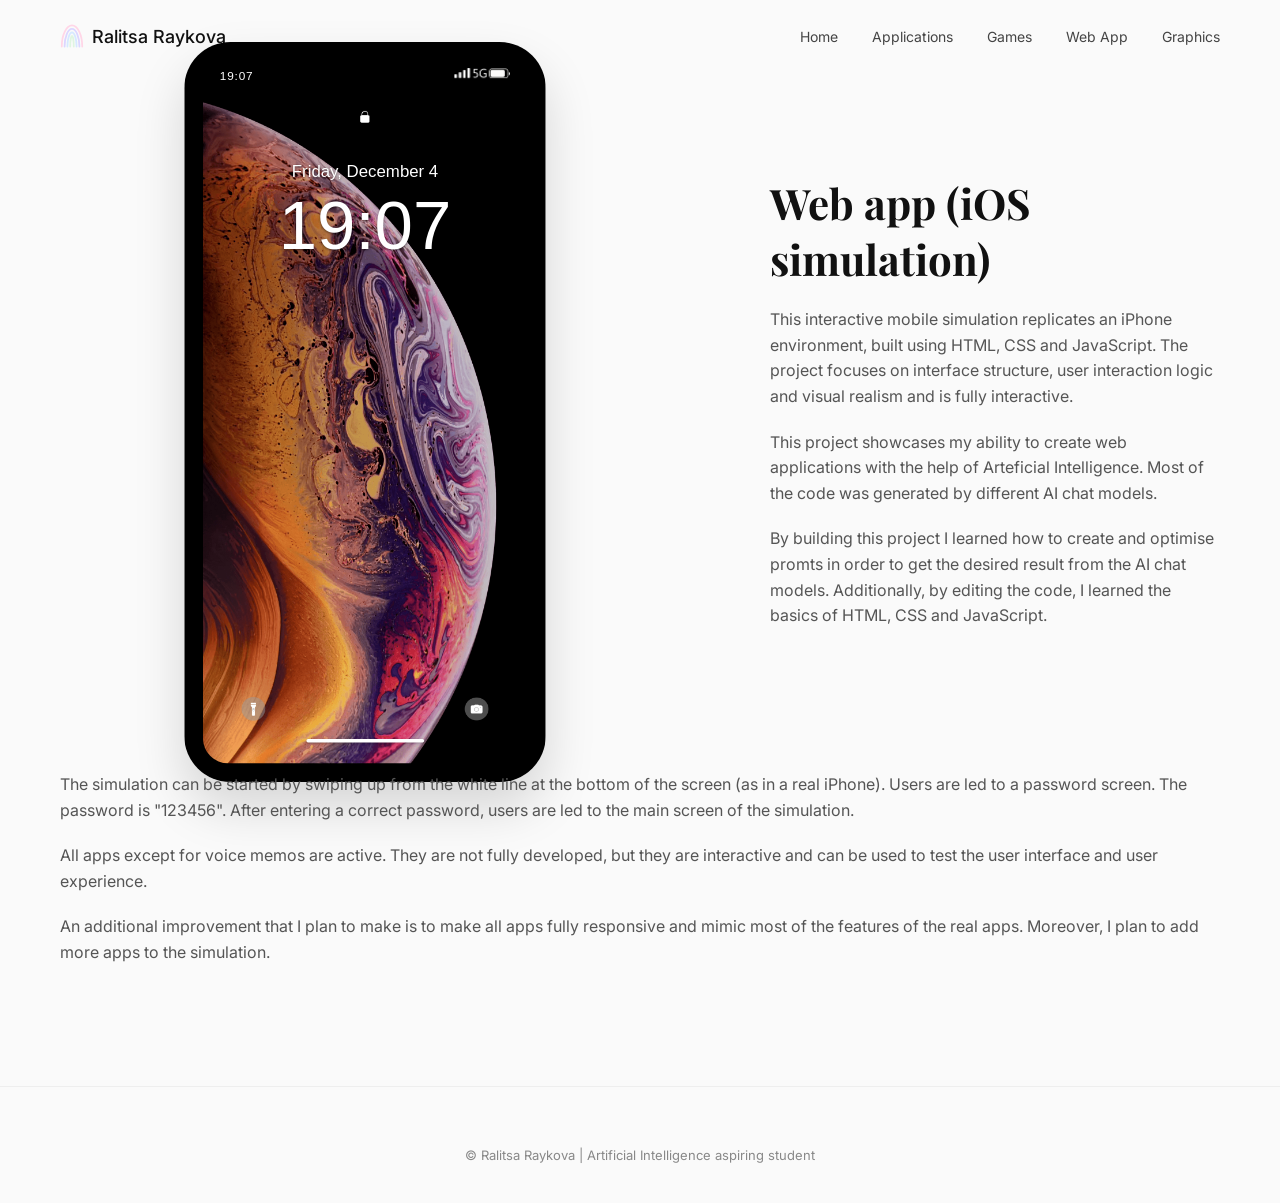
<file: webapp.html>
<!DOCTYPE html>
<html lang="en">

<head>
    <meta charset="UTF-8">
    <meta name="viewport" content="width=device-width, initial-scale=1.0">
    <title>Web App | Ralitsa Raykova</title>

    <link
        href="https://fonts.googleapis.com/css2?family=Playfair+Display:wght@500;600&family=Inter:wght@300;400;500&display=swap"
        rel="stylesheet">
    <link rel="stylesheet" href="styles.css">
</head>

<body>

    <nav class="navbar">
        <div class="logo">
            <svg width="24" height="24" viewBox="0 0 34 34" xmlns="http://www.w3.org/2000/svg" class="rainbow-logo">
                <path d="M 2.5 32 A 14.5 30 0 0 1 31.5 32" fill="none" stroke="#ffd6e7" stroke-width="2.5"
                    stroke-linecap="round" />
                <path d="M 6.5 32 A 10.5 25 0 0 1 27.5 32" fill="none" stroke="#dcd6ff" stroke-width="2.5"
                    stroke-linecap="round" />
                <path d="M 10.5 32 A 6.5 20 0 0 1 23.5 32" fill="none" stroke="#d6e9ff" stroke-width="2.5"
                    stroke-linecap="round" />
                <path d="M 14.5 32 A 2.5 15 0 0 1 19.5 32" fill="none" stroke="#dff5e1" stroke-width="2.5"
                    stroke-linecap="round" />
            </svg>
            Ralitsa Raykova
        </div>
        <div class="nav-links">
            <a href="index.html">Home</a>
            <a href="applications.html">Applications</a>
            <a href="games.html">Games</a>
            <a href="webapp.html">Web App</a>
            <a href="graphics.html">Graphics</a>
        </div>
    </nav>

    <section class="webapp-section">

        <div class="webapp-container">

            <!-- iPhone -->
            <div class="webapp-phone-wrapper">
                <div class="iphone-frame" id="iphoneFrame">
                    <iframe src="mvr AI/index.html"></iframe>
                </div>
            </div>

            <!-- Description -->
            <div class="webapp-text">
                <h1>Web app (iOS simulation)</h1>

                <p>
                    This interactive mobile simulation replicates an iPhone environment, built using HTML, CSS and
                    JavaScript.
                    The project focuses on interface structure, user interaction logic and visual realism and is fully
                    interactive.
                </p>

                <p>
                    This project showcases my ability to create web applications with the help of Arteficial
                    Intelligence. Most of the code was generated by different AI chat models.
                </p>
                <p>
                    By building this project I learned how to create and optimise promts in order to get the desired
                    result from the AI chat models. Additionally, by editing the code, I learned the basics of HTML, CSS
                    and JavaScript.
                </p>
            </div>

        </div>

        <div class="webapp-bottom-text">
            <p>
                The simulation can be started by swiping up from the white line at the bottom of the screen (as in a
                real iPhone). Users are led to a password screen. The password is "123456". After entering a correct
                password, users are led to the main screen of the simulation.
            </p>
            <p>
                All apps except for voice memos are active. They are not fully developed, but they are interactive and
                can be used to test the user interface and user experience.
            </p>
            <p>
                An additional improvement that I plan to make is to make all apps fully responsive and mimic most of the
                features of the real apps. Moreover, I plan to add more apps to the simulation.
            </p>
        </div>

    </section>

    <footer class="footer">
        &copy; Ralitsa Raykova | Artificial Intelligence aspiring student
    </footer>

    <script src="script.js"></script>
</body>

</html>
</file>
<file: styles.css>
* {
    margin: 0;
    padding: 0;
    box-sizing: border-box;
}

body {
    font-family: 'Inter', sans-serif;
    background-color: #fafafa;
    color: #111;
}



/* NAVBAR */

.navbar {
    display: flex;
    justify-content: space-between;
    align-items: center;
    padding: 24px 60px;
}

.logo {
    font-weight: 500;
    font-size: 18px;
    display: flex;
    align-items: center;
    gap: 8px;
}

.nav-links a {
    margin-left: 30px;
    text-decoration: none;
    color: #444;
    position: relative;
    font-size: 14px;
}

/* underline hover */
.nav-links a::after {
    content: "";
    position: absolute;
    width: 0%;
    height: 2px;
    bottom: -4px;
    left: 0;
    background-color: #b7a8ff;
    transition: 0.3s;
}

.nav-links a:hover::after {
    width: 100%;
}

/* HERO */

.hero {
    display: flex;
    align-items: center;
    justify-content: center;
    padding: 80px 60px;
    gap: 80px;
}

/* ARCH IMAGE */

.hero-image img {
    width: 320px;
    height: 520px;
    object-fit: cover;
    border-radius: 160px 160px 0 0;
    box-shadow: 0 10px 30px rgba(0, 0, 0, 0.08);
}

/* TEXT */

.hero-text {
    max-width: 500px;
}

.label {
    font-size: 12px;
    letter-spacing: 2px;
    color: #b7a8ff;
    margin-bottom: 10px;
}

h1 {
    font-family: 'Playfair Display', serif;
    font-size: 52px;
    margin-bottom: 20px;
}

.description {
    font-size: 15px;
    line-height: 1.6;
    color: #555;
    margin-bottom: 40px;
}

/* CIRCLES */

.circle-buttons {
    display: flex;
    gap: 20px;
}

.circle {
    width: 90px;
    height: 90px;
    border-radius: 50%;
    display: flex;
    align-items: center;
    justify-content: center;
    text-decoration: none;
    font-family: 'Playfair Display', serif;
    font-size: 14px;
    font-weight: 600;
    color: #111;
    transition: all 0.3s ease;
}

/* COLORS */

.lavender {
    background: #dcd6ff;
}

.blue {
    background: #d6e9ff;
}

.pink {
    background: #ffd6e7;
}

.green {
    background: #dff5e1;
}

/* HOVER ANIMATION */

.circle:hover {
    transform: translateY(-6px);
    box-shadow: 0 8px 20px rgba(0, 0, 0, 0.08);
}

/* PAGE LAYOUT */

.page {
    padding: 80px 60px;
    max-width: 80%;
    margin: auto;
}

.page h1 {
    font-family: 'Playfair Display', serif;
    font-size: 42px;
    margin-bottom: 20px;
}

.page-intro {
    color: #555;
    margin-bottom: 60px;
}

/* PROJECT */

.project {
    margin-bottom: 80px;
}

.project h2 {
    font-family: 'Playfair Display', serif;
    font-size: 26px;
    margin-bottom: 10px;
    letter-spacing: 0.5px;
}

.project h2::after {
    content: "";
    display: block;
    width: 80px;
    height: 3px;
    margin-top: 8px;
}

.project:nth-of-type(1) h2::after {
    background: #f2c6d8;
    /* pink */
}

.project:nth-of-type(2) h2::after {
    background: #c7e3d5;
    /* sage */
}

.project:nth-of-type(3) h2::after {
    background: #b7d3f2;
    /* blue */
}

.project:nth-of-type(4) h2::after {
    background: #dcd6ff;
    /* lavender */
}

body {
    opacity: 0;
    transform: translateY(8px);
    transition: opacity 0.35s ease, transform 0.35s ease;
}

body.loaded {
    opacity: 1;
    transform: translateY(0);
}

.project p {
    color: #555;
    margin-bottom: 20px;
}

.project-img {
    width: 100%;
    border-radius: 12px;
    margin-bottom: 20px;
}

.project-video {
    width: 100%;
    border-radius: 12px;
    margin-bottom: 15px;
}

.project p {
    color: #555;
    margin-bottom: 16px;
    line-height: 1.6;
}

.project-content {
    display: flex;
    gap: 40px;
    align-items: flex-start;
    margin-bottom: 20px;
}

.project-text {
    flex: 1;
}

.project-media {
    flex: 1.8;
}

@media (max-width: 768px) {
    .project-content {
        flex-direction: column;
        gap: 20px;
    }
}

/* DOWNLOAD */

.download {
    font-size: 16px;
    color: #b399db;
    text-decoration: underline;
    text-decoration-thickness: 25%;
    text-underline-offset: 10px;
    font-weight: 700;
    transition: 0.3s;
}

.download:hover {
    color: #8b74df;
    letter-spacing: 0.2px;
}

/* WEB APP PAGE */

.webapp-section {
    padding: 0px 60px 0 60px;
    min-height: 100vh;
    display: flex;
    flex-direction: column;
    align-items: flex-start;
}

.webapp-container {
    display: flex;
    align-items: center;
    justify-content: center;
    gap: 100px;
    width: 100%;
    margin-top: -100px;
}

/* Phone wrapper */
.webapp-phone-wrapper {
    display: flex;
    justify-content: center;
    align-items: center;
    flex: 1;
}

/* iPhone outer frame */
.iphone-frame {
    width: 430px;
    height: 880px;
    border-radius: 55px;
    overflow: hidden;
    box-shadow: 0 30px 60px rgba(0, 0, 0, 0.15);
    position: relative;
}

/* Screen */
.iphone-frame iframe {
    width: 100%;
    height: 100%;
    border: none;
    border-radius: 48px;
    display: block;
}

/* Description */
.webapp-text {
    max-width: 450px;
    flex: 1;
}

.webapp-text h1 {
    font-family: 'Playfair Display', serif;
    font-size: 42px;
    margin-bottom: 20px;
}

.webapp-text p {
    color: #555;
    margin-bottom: 20px;
    line-height: 1.6;
}

.webapp-bottom-text {
    width: 100%;
    margin-top: -80px;
    padding-bottom: 60px;
    position: relative;
    z-index: 2;
}

.webapp-bottom-text p {
    color: #555;
    margin-bottom: 20px;
    line-height: 1.6;
}

/* FLAPPY BIRD SPECIFIC LAYOUT */

.flappy-content .project-media {
    flex: 0 0 345px;
    max-width: 100%;
}

.flappy-video {
    width: 100%;
    display: block;
}

.flappy-download {
    display: block;
    margin-top: 10px;
}

/* FOOTER */

.footer {
    text-align: center;
    padding: 60px 60px 40px;
    font-size: 13px;
    color: #888;
    border-top: 1px solid #eee;
    margin-top: 40px;
}
</file>
<file: mvr AI/styles.css>
:root {
    --phone-aspect-ratio: 0.461;
    /* iPhone 16 Pro Max: 1290/2796 */
    --border-radius: min(50px, 5vh);
    --screen-padding: min(20px, 2vh);
    --icon-size: calc(var(--border-radius) * 0.48);
    --lock-icon-size: calc(var(--border-radius) * 0.48);
    --control-icon-size: calc(var(--border-radius) * 0.48);
    --iphone-width: min(430px, 95vw);
    /* iPhone 16 Pro Max width */
    --iphone-height: calc(var(--iphone-width) / var(--phone-aspect-ratio));
}

/* CSS Reset */
* {
    margin: 0;
    padding: 0;
    box-sizing: border-box;
    -webkit-user-select: none;
    -moz-user-select: none;
    -ms-user-select: none;
    user-select: none;
}

.phone-tab {
    display: none !important;
}

.phone-app.active .phone-tab {
    display: block !important;
}

.phone-app.active .phone-tab.active {
    display: block !important;
}

/* Ensure phone app itself is hidden when not active */
.phone-app {
    display: none !important;
}

.phone-app.active {
    display: flex !important;
}

/* Make sure only active views are shown */
.view {
    display: none !important;
}

.view.active {
    display: flex !important;
}

/* Ensure home screen elements don't show phone content */
.home-screen .phone-tab,
.home-screen .phone-content,
.home-screen .phone-tabs-container {
    display: none !important;
}

/* Additional safety rule */
.screen-content>.phone-tab {
    display: none !important;
}

/* Base body styling */
body {
    background-color: #000;
    display: flex;
    justify-content: center;
    align-items: center;
    height: 100vh;
    margin: 0;
    font-family: 'Inter', -apple-system, BlinkMacSystemFont, sans-serif;
}

/* iPhone container styling */
.iphone-container {
    perspective: 1000px;
    display: none;
    width: 100%;
    height: 100vh;
    justify-content: center;
    align-items: center;
}

/* iPhone frame styling */
.iphone-frame {
    width: 430px;
    height: 880px;
    background: black;
    border-radius: 55px;
    padding: 8px;
    /* thin consistent border */
    box-sizing: border-box;
    position: relative;
    overflow: hidden;
}

/* Screen styling */
.screen {
    width: 100%;
    height: 100%;
    border-radius: calc(var(--border-radius) * 0.6);
    overflow: hidden;
    display: flex;
    flex-direction: column;
    position: relative;
}

.home-screen-wallpaper {
    position: absolute;
    width: 100%;
    height: 100%;
    object-fit: cover;
    z-index: 0;
}

.screen-content {
    position: relative;
    z-index: 1;
    height: 100%;
    display: flex;
    flex-direction: column;
}

/* Status bar styling */
.status-bar {
    display: flex;
    justify-content: space-between;
    align-items: center;
    padding: 5px 20px;
    font-size: 14px;
    font-weight: bold;
    background-color: transparent !important;
    color: white;
    height: 30px;
}

/* Move status bar down on home screen */
.home-screen .status-bar {
    padding-top: 15px;
    padding-bottom: 5px;
    background-color: transparent !important;
}

.status-bar .time {
    font-size: 14px;
    font-weight: 500;
    letter-spacing: 1px;
}

.status-icon-image {
    height: 12px;
    width: auto;
    object-fit: contain;
}

.status-bar .status-icons {
    display: flex;
    align-items: center;
    gap: 8px;
}

/* Home screen styling */
.home-screen {
    flex: 1;
    display: flex;
    flex-direction: column;
    padding: 20px 28px 20px 5px;
}

/* App grid layout */
.app-grid {
    display: grid;
    grid-template-columns: repeat(4, 1fr);
    gap: 10px;
    flex: 1;
    margin-top: 10px;
}

/* App icon styling */
.app-icon {
    display: flex;
    flex-direction: column;
    align-items: center;
    cursor: pointer;
    transition: transform 0.2s;
    padding: 10px;
    width: 100%;
}

.app-icon:active {
    transform: scale(0.95);
}

.app-icon img {
    width: calc(var(--border-radius) * 1.2);
    height: calc(var(--border-radius) * 1.2);
    border-radius: calc(var(--border-radius) * 0.3);
    margin-bottom: calc(var(--border-radius) * 0.1);
    object-fit: cover;
    pointer-events: none;
}

.app-icon span {
    font-size: 12px;
    color: white;
    text-shadow: 0 1px 3px rgba(0, 0, 0, 0.8);
    pointer-events: none;
}

/* Dock styling */
.dock {
    display: flex;
    justify-content: space-around;
    padding: 15px;
    background-color: rgba(240, 240, 240, 0.3);
    border-radius: 30px;
    margin-bottom: 15px;
    margin-left: 11px;
    margin-right: -11px;
    backdrop-filter: blur(10px);
    gap: 10px;
}

.dock .app-icon {
    padding: 5px;
}

.dock .app-icon img {
    width: calc(var(--border-radius) * 1.3);
    height: calc(var(--border-radius) * 1.3);
}

/* View management */
.view {
    display: none;
    flex-direction: column;
    height: 100%;
    width: 100%;
}

.view.active {
    display: flex;
}

/* App header styling */
.app-header {
    display: flex;
    justify-content: space-between;
    align-items: center;
    padding: 15px;
    background-color: rgba(240, 240, 240, 0.8);
    border-bottom: 1px solid #e0e0e0;
}

/* Back button styling */
.back-button {
    background: none;
    border: none;
    font-size: 20px;
    cursor: pointer;
    padding: 5px 10px;
}

/* Phone App Styles */
.phone-app .app-header {
    background-color: white;
    border-bottom: 1px solid #e0e0e0;
    display: flex;
    align-items: center;
}

.phone-app .status-bar {
    background-color: transparent !important;
}

.phone-app .status-bar .time {
    color: black !important;
}

.phone-app .status-icon-image {
    content: url('icons/Upper\ Right/menu_dark.png');
    height: 12px;
}

.phone-app .status-icons img {
    filter: brightness(0);
}

.phone-app {
    background-color: white;
    height: 100%;
    display: flex;
    flex-direction: column;
}

.phone-app .phone-title {
    font-size: 20px;
    font-weight: bold;
    margin: 0;
    margin-left: 10px;
}

.phone-app .phone-search {
    padding: 10px 15px;
    background-color: white;
}

.phone-app .search-container {
    display: flex;
    align-items: center;
    background-color: #F6F6EE;
    border-radius: 10px;
    padding: 8px 15px;
}

.phone-app .search-icon {
    width: 16px;
    height: 16px;
    margin-right: 8px;
    opacity: 0.6;
}

.phone-app .search-text {
    flex: 1;
    color: #969696;
    font-size: 16px;
}

.phone-app .dictation-icon {
    width: 16px;
    height: 16px;
    opacity: 0.6;
}

.phone-app .phone-tabs-container {
    position: absolute;
    bottom: 0;
    left: 0;
    right: 0;
    display: flex;
    justify-content: space-around;
    background-color: #F6F6EE;
    padding: 15px 0;
    border-top: 1px solid #e0e0e0;
}

.phone-app .phone-tab-button {
    display: flex;
    flex-direction: column;
    align-items: center;
    cursor: pointer;
    padding: 5px 0;
}

.phone-app .phone-tab-button .tab-icon {
    width: 30px;
    height: 30px;
    object-fit: contain;
}

.phone-app .phone-tab-button span {
    display: none;
}

.phone-app .phone-content {
    flex: 1;
    overflow-y: auto;
    background-color: white;
    padding-bottom: 70px;
}

.phone-app .phone-tab-button.active span {
    color: #007AFF;
}

.phone-app .call-list {
    padding: 10px 0;
}

.phone-app .call-item {
    display: flex;
    align-items: center;
    padding: 12px 15px;
    border-bottom: 1px solid #f0f0f0;
}

.phone-app .call-avatar {
    width: 32px;
    height: 32px;
    border-radius: 50%;
    display: flex;
    align-items: center;
    justify-content: center;
    color: white;
    font-weight: bold;
    font-size: 14px;
    margin-right: 12px;
    flex-shrink: 0;
}

.phone-app .call-info {
    flex: 1;
}

.phone-app .call-name {
    font-weight: bold;
    font-size: 16px;
    margin-bottom: 2px;
}

.phone-app .call-name.missed {
    color: #ff3b30;
}

.phone-app .call-type {
    font-size: 14px;
    color: #969696;
}

.phone-app .call-time {
    font-size: 14px;
    color: #969696;
    margin-right: 8px;
}

.phone-app .call-details {
    display: flex;
    align-items: center;
}

.phone-app .info-button {
    width: 20px;
    height: 20px;
    border-radius: 50%;
    background-color: #007AFF;
    display: flex;
    align-items: center;
    justify-content: center;
    color: white;
    font-weight: bold;
    font-size: 12px;
    font-family: 'Courier New', monospace;
}

/* Contacts styling */
.contacts-list {
    padding: 10px 0;
}

.contact-item {
    display: flex;
    align-items: center;
    padding: 12px 15px;
    border-bottom: 1px solid #f0f0f0;
}

.contact-avatar {
    width: 32px;
    height: 32px;
    border-radius: 50%;
    display: flex;
    align-items: center;
    justify-content: center;
    color: white;
    font-weight: bold;
    font-size: 14px;
    margin-right: 12px;
    flex-shrink: 0;
}

.contact-info {
    flex: 1;
}

.contact-name {
    font-weight: bold;
    font-size: 16px;
    margin-bottom: 2px;
}

.contact-number {
    font-size: 14px;
    color: #969696;
}

/* Phone keypad styling */
.phone-keypad {
    display: flex;
    flex-direction: column;
    align-items: center;
    padding: 20px;
    height: 100%;
}

.number-display {
    width: 100%;
    text-align: center;
    padding: 20px 0;
    font-size: 24px;
    min-height: 60px;
    display: flex;
    align-items: center;
    justify-content: center;
}

.keypad-row {
    display: flex;
    margin-bottom: 15px;
}

.key {
    width: 70px;
    height: 70px;
    border-radius: 50%;
    background: #f0f0f0;
    border: none;
    margin: 0 10px;
    font-size: 24px;
    display: flex;
    flex-direction: column;
    justify-content: center;
    align-items: center;
    cursor: pointer;
}

.key span {
    font-size: 10px;
    color: #666;
}

/* Call button styling */
.call-button {
    width: 70px;
    height: 70px;
    border-radius: 50%;
    background: #30D158;
    border: none;
    margin-top: 15px;
    color: white;
    font-size: 16px;
}

/* Messages App Styles */
.messages-app {
    background-color: white;
    height: 100%;
    display: flex;
    flex-direction: column;
}

.messages-app .status-bar .time {
    color: black !important;
}

.messages-app .status-icons img {
    filter: brightness(0);
}

.messages-content {
    flex: 1;
    position: relative;
}

.messages-list {
    display: none;
    flex-direction: column;
    height: 100%;
    overflow-y: auto;
}

.messages-list.active {
    display: flex;
}

.message-thread {
    display: flex;
    align-items: center;
    padding: 15px;
    border-bottom: 1px solid #f0f0f0;
    cursor: pointer;
}

.message-thread:hover {
    background-color: #f8f8f8;
}

.thread-avatar {
    width: 40px;
    height: 40px;
    border-radius: 50%;
    display: flex;
    align-items: center;
    justify-content: center;
    color: white;
    font-weight: bold;
    font-size: 16px;
    margin-right: 12px;
    flex-shrink: 0;
}

.thread-info {
    flex: 1;
}

.thread-name {
    font-weight: bold;
    font-size: 16px;
    margin-bottom: 4px;
}

.thread-preview {
    font-size: 14px;
    color: #8e8e93;
    overflow: hidden;
    text-overflow: ellipsis;
    white-space: nowrap;
}

.thread-time {
    font-size: 14px;
    color: #8e8e93;
    margin-left: 8px;
    flex-shrink: 0;
}

/* Chat View */
.chat-view {
    display: none;
    flex-direction: column;
    height: 100%;
    background-color: white;
}

.chat-view.active {
    display: flex;
}

.chat-header {
    display: flex;
    align-items: center;
    padding: 15px;
    background-color: rgba(240, 240, 240, 0.8);
    border-bottom: 1px solid #e0e0e0;
}

.chat-back-button {
    background: none;
    border: none;
    font-size: 20px;
    cursor: pointer;
    padding: 5px 10px;
    margin-right: 10px;
}

.chat-contact-info {
    flex: 1;
}

.chat-contact-name {
    font-weight: bold;
    font-size: 18px;
}

.chat-messages {
    flex: 1;
    padding: 20px;
    overflow-y: auto;
    display: flex;
    flex-direction: column;
    gap: 10px;
}

.message {
    display: flex;
    flex-direction: column;
    max-width: 70%;
}

.message.sent {
    align-self: flex-end;
    align-items: flex-end;
}

.message.received {
    align-self: flex-start;
    align-items: flex-start;
}

.message-bubble {
    padding: 12px 16px;
    border-radius: 18px;
    font-size: 16px;
    word-wrap: break-word;
}

.message.sent .message-bubble {
    background-color: #007AFF;
    color: white;
}

.message.received .message-bubble {
    background-color: #E5E5EA;
    color: black;
}

.message-time {
    font-size: 12px;
    color: #8e8e93;
    margin-top: 4px;
}

.message-input {
    display: flex;
    align-items: center;
    padding: 10px 15px;
    background-color: white;
    border-top: 1px solid #e0e0e0;
}

.message-text-input {
    flex: 1;
    padding: 10px 15px;
    border: 1px solid #d1d1d6;
    border-radius: 20px;
    outline: none;
    font-size: 16px;
}

.send-button {
    width: 30px;
    height: 30px;
    border-radius: 50%;
    background-color: #007AFF;
    color: white;
    border: none;
    margin-left: 10px;
    cursor: pointer;
    font-size: 16px;
}

/* Messenger App Styles */
.messenger-app {
    background-color: white;
    height: 100%;
    display: flex;
    flex-direction: column;
}

.messenger-app .status-bar .time {
    color: black !important;
}

.messenger-app .status-icons img {
    filter: brightness(0);
}

.messenger-header {
    display: flex;
    align-items: center;
    padding: 15px;
    background-color: rgba(240, 240, 240, 0.8);
    border-bottom: 1px solid #e0e0e0;
}

.messenger-title {
    font-size: 20px;
    font-weight: bold;
    margin: 0;
    margin-left: 10px;
    color: #0084FF;
}

.messenger-search {
    padding: 15px;
    background-color: white;
}

.messenger-search .search-container {
    display: flex;
    align-items: center;
    background-color: #f6f6f6;
    border-radius: 20px;
    padding: 10px 15px;
}

.messenger-search .search-text {
    flex: 1;
    color: #8e8e93;
    font-size: 16px;
    font-weight: 400;
}

.active-friends {
    display: flex;
    padding: 15px;
    gap: 15px;
    overflow-x: auto;
    border-bottom: 1px solid #f0f0f0;
}

.active-friend {
    position: relative;
    flex-shrink: 0;
}

.friend-avatar {
    width: 50px;
    height: 50px;
    border-radius: 50%;
    display: flex;
    align-items: center;
    justify-content: center;
    color: white;
    font-weight: bold;
    font-size: 18px;
}

.online-indicator {
    position: absolute;
    bottom: 2px;
    right: 2px;
    width: 12px;
    height: 12px;
    background-color: #44BF30;
    border: 2px solid white;
    border-radius: 50%;
}

.messenger-chats {
    flex: 1;
    overflow-y: auto;
}

.messenger-chat {
    display: flex;
    align-items: center;
    padding: 15px;
    border-bottom: 1px solid #f0f0f0;
    cursor: pointer;
}

.messenger-chat:hover {
    background-color: #f8f8f8;
}

.chat-avatar {
    width: 40px;
    height: 40px;
    border-radius: 50%;
    display: flex;
    align-items: center;
    justify-content: center;
    color: white;
    font-weight: bold;
    font-size: 16px;
    margin-right: 12px;
    flex-shrink: 0;
}

.chat-info {
    flex: 1;
}

.chat-name {
    font-weight: bold;
    font-size: 16px;
    margin-bottom: 4px;
}

.chat-preview {
    font-size: 14px;
    color: #8e8e93;
    overflow: hidden;
    text-overflow: ellipsis;
    white-space: nowrap;
}

.chat-time {
    font-size: 14px;
    color: #8e8e93;
    margin-left: 8px;
    flex-shrink: 0;
}

/* Instagram App Styles */
.instagram-app {
    background-color: white;
    height: 100%;
    display: flex;
    flex-direction: column;
    position: relative;
    overflow: hidden;
}

.instagram-app .status-bar .time {
    color: black !important;
}

.instagram-app .status-icons img {
    filter: brightness(0);
}

.instagram-content {
    flex: 1;
    position: relative;
}

.instagram-feed {
    display: none;
    flex-direction: column;
    height: 100%;
    overflow-y: auto;
}

.instagram-feed.active {
    display: flex;
}

.instagram-header {
    display: flex;
    justify-content: space-between;
    align-items: center;
    padding: 15px;
    background-color: rgba(240, 240, 240, 0.8);
    border-bottom: 1px solid #e0e0e0;
}

.instagram-title {
    font-size: 20px;
    font-weight: bold;
    margin: 0;
    margin-left: 10px;
}

.instagram-actions {
    display: flex;
    gap: 15px;
}

.heart-icon,
.messenger-icon {
    font-size: 20px;
    cursor: pointer;
}

.stories-container {
    display: flex;
    padding: 15px;
    gap: 15px;
    overflow-x: auto;
    border-bottom: 1px solid #f0f0f0;
}

.story {
    display: flex;
    flex-direction: column;
    align-items: center;
    flex-shrink: 0;
}

.story-avatar {
    width: 60px;
    height: 60px;
    border-radius: 50%;
    padding: 2px;
    display: flex;
    align-items: center;
    justify-content: center;
}

.story-image {
    width: 56px;
    height: 56px;
    border-radius: 50%;
    display: flex;
    align-items: center;
    justify-content: center;
    color: white;
    font-weight: bold;
    font-size: 18px;
}

.story-name {
    font-size: 12px;
    margin-top: 5px;
    color: #262626;
}

.posts-container {
    flex: 1;
}

.post {
    border-bottom: 1px solid #f0f0f0;
    margin-bottom: 10px;
}

.post-header {
    display: flex;
    align-items: center;
    padding: 15px;
}

.post-avatar {
    width: 32px;
    height: 32px;
    border-radius: 50%;
    display: flex;
    align-items: center;
    justify-content: center;
    color: white;
    font-weight: bold;
    font-size: 14px;
    margin-right: 12px;
}

.post-user {
    font-weight: bold;
    font-size: 14px;
}

.post-image {
    width: 100%;
    aspect-ratio: 1;
}

.post-actions {
    display: flex;
    gap: 15px;
    padding: 15px;
    font-size: 20px;
}

.action-icon {
    cursor: pointer;
}

.post-likes {
    padding: 0 15px;
    font-weight: bold;
    font-size: 14px;
    margin-bottom: 8px;
}

.post-caption {
    padding: 0 15px 15px;
    font-size: 14px;
    line-height: 1.4;
}

/* Instagram Messages */
.instagram-messages {
    display: none;
    flex-direction: column;
    height: 100%;
    background-color: white;
}

.instagram-messages.active {
    display: flex;
}

.instagram-messages-header {
    display: flex;
    justify-content: space-between;
    align-items: center;
    padding: 15px;
    background-color: rgba(240, 240, 240, 0.8);
    border-bottom: 1px solid #e0e0e0;
}

.messages-back-button {
    background: none;
    border: none;
    font-size: 20px;
    cursor: pointer;
    padding: 5px 10px;
}

.messages-title {
    font-size: 20px;
    font-weight: bold;
    margin: 0;
    margin-left: 10px;
}

.new-message-icon {
    font-size: 18px;
    cursor: pointer;
}

.instagram-messages-list {
    flex: 1;
    overflow-y: auto;
}

.instagram-message {
    display: flex;
    align-items: center;
    padding: 15px;
    border-bottom: 1px solid #f0f0f0;
    cursor: pointer;
}

.instagram-message:hover {
    background-color: #f8f8f8;
}

.message-avatar {
    width: 40px;
    height: 40px;
    border-radius: 50%;
    display: flex;
    align-items: center;
    justify-content: center;
    color: white;
    font-weight: bold;
    font-size: 16px;
    margin-right: 12px;
    flex-shrink: 0;
}

.message-info {
    flex: 1;
}

.message-name {
    font-weight: bold;
    font-size: 16px;
    margin-bottom: 4px;
}

.message-preview {
    font-size: 14px;
    color: #8e8e93;
    overflow: hidden;
    text-overflow: ellipsis;
    white-space: nowrap;
}

.message-time {
    font-size: 14px;
    color: #8e8e93;
    margin-left: 8px;
    flex-shrink: 0;
}

/* Photos App Styles */
.photos-app {
    background-color: white;
    height: 100%;
    display: flex;
    flex-direction: column;
}

.photos-app .status-bar .time {
    color: black !important;
}

.photos-app .status-icons img {
    filter: brightness(0);
}

.photos-grid {
    display: grid;
    grid-template-columns: repeat(3, 1fr);
    gap: 2px;
    flex: 1;
    padding: 2px;
    overflow-y: auto;
}

.photo-square {
    aspect-ratio: 1;
    display: flex;
    align-items: center;
    justify-content: center;
    cursor: pointer;
    transition: opacity 0.2s;
}

.photo-square:hover {
    opacity: 0.8;
}

/* Google App Styles */
.google-app {
    background-color: white;
    height: 100%;
    display: flex;
    flex-direction: column;
}

.google-app .status-bar .time {
    color: black !important;
}

.google-app .status-icons img {
    filter: brightness(0);
}

.google-content {
    flex: 1;
    padding: 20px;
    overflow-y: auto;
}

.google-logo {
    font-size: 32px;
    font-weight: bold;
    text-align: center;
    margin: 40px 0;
    background: linear-gradient(45deg, #4285f4, #ea4335, #fbbc05, #34a853);
    -webkit-background-clip: text;
    -webkit-text-fill-color: transparent;
    background-clip: text;
}

.search-history h3 {
    font-size: 18px;
    margin-bottom: 20px;
    color: #202124;
}

.search-item {
    display: flex;
    align-items: center;
    padding: 12px 0;
    border-bottom: 1px solid #f0f0f0;
    cursor: pointer;
}

.search-item:hover {
    background-color: #f8f9fa;
}

.search-item .search-icon {
    margin-right: 15px;
    font-size: 16px;
}

.search-item .search-text {
    font-size: 16px;
    color: #202124;
}

/* Enhanced Notes App Styles */
.notes-app {
    background-color: white;
    height: 100%;
    display: flex;
    flex-direction: column;
}

.notes-app .status-bar .time {
    color: black !important;
}

.notes-app .status-icons img {
    filter: brightness(0);
}

.notes-content {
    flex: 1;
    position: relative;
}

.notes-list {
    display: none;
    flex-direction: column;
    height: 100%;
}

.notes-list.active {
    display: flex;
}

.notes-tabs {
    display: flex;
    background-color: #f8f8f8;
    border-bottom: 1px solid #e0e0e0;
}

.notes-tab {
    flex: 1;
    padding: 12px 8px;
    background: none;
    border: none;
    font-size: 14px;
    cursor: pointer;
    border-bottom: 2px solid transparent;
}

.notes-tab.active {
    border-bottom-color: #007AFF;
    color: #007AFF;
    font-weight: 500;
}

.notes-container {
    flex: 1;
    overflow-y: auto;
}

.notes-period {
    display: none;
}

.notes-period.active {
    display: block;
}

.note-item {
    padding: 15px;
    border-bottom: 1px solid #f0f0f0;
    cursor: pointer;
}

.note-item:hover {
    background-color: #f8f8f8;
}

.note-title {
    font-weight: bold;
    font-size: 16px;
    margin-bottom: 4px;
    color: #000;
}

.note-preview {
    font-size: 14px;
    color: #8e8e93;
    margin-bottom: 4px;
    overflow: hidden;
    text-overflow: ellipsis;
    white-space: nowrap;
}

.note-date {
    font-size: 12px;
    color: #8e8e93;
}

.notes-count {
    padding: 10px 15px;
    font-size: 12px;
    color: #8e8e93;
    text-align: center;
    border-top: 1px solid #f0f0f0;
}

/* Note Editor */
.note-editor {
    display: none;
    flex-direction: column;
    height: 100%;
    background-color: white;
}

.note-editor.active {
    display: flex;
}

.editor-header {
    display: flex;
    justify-content: space-between;
    align-items: center;
    padding: 15px;
    background-color: rgba(240, 240, 240, 0.8);
    border-bottom: 1px solid #e0e0e0;
}

.editor-back-button,
.editor-done {
    background: none;
    border: none;
    font-size: 16px;
    cursor: pointer;
    color: #007AFF;
    padding: 5px 10px;
}

.note-textarea {
    flex: 1;
    padding: 20px;
    border: none;
    outline: none;
    font-size: 16px;
    font-family: inherit;
    line-height: 1.5;
    resize: none;
}

/* ChatGPT App Styles (keep existing) */
.chatgpt-app {
    background-color: #f8f8f8;
    display: none;
    flex-direction: column;
    height: 100%;
    position: relative;
}

.chatgpt-app.active {
    display: flex;
}

.chatgpt-app .app-header {
    background-color: white;
    border-bottom: 1px solid #e0e0e0;
    display: flex;
    align-items: center;
    padding: 15px;
}

.chatgpt-app .app-title {
    font-size: 20px;
    font-weight: bold;
    margin: 0;
    margin-left: 10px;
}

.chat-search {
    padding: 15px;
    background-color: white;
    border-bottom: 1px solid #f0f0f0;
}

.chat-search .search-container {
    display: flex;
    align-items: center;
    background-color: #f6f6f6;
    border-radius: 10px;
    padding: 10px 15px;
}

.chat-search .search-icon {
    width: 16px;
    height: 16px;
    margin-right: 10px;
    opacity: 0.6;
}

.chat-search .search-text {
    flex: 1;
    color: #8e8e93;
    font-size: 16px;
    font-weight: 400;
}

.chat-list {
    flex: 1;
    overflow-y: auto;
    background-color: white;
}

.chat-item {
    display: flex;
    align-items: center;
    padding: 15px;
    border-bottom: 1px solid #f0f0f0;
    cursor: pointer;
    transition: background-color 0.2s;
}

.chat-item:hover {
    background-color: #f8f8f8;
}

.chat-item:active {
    background-color: #e8e8e8;
}

.chatgpt-app .status-bar {
    background-color: white !important;
}

.chatgpt-app .status-bar .time {
    color: black !important;
}

.chatgpt-app .status-bar .status-icons img {
    filter: brightness(0);
}

/* Chat Content View */
.chat-content-view {
    background-color: white;
    flex-direction: column;
}

.chat-content-container {
    flex: 1;
    width: 100%;
    height: 100%;
    overflow: hidden;
}

.chat-content-container iframe {
    width: 100%;
    height: 100%;
    border: none;
}

/* Lock Screen Styles */
.pre-lock-screen,
.lock-screen {
    position: absolute;
    top: 50%;
    left: 50%;
    transform: translate(-50%, -50%);
    width: var(--iphone-width);
    height: var(--iphone-height);
    max-height: 95vh;
    aspect-ratio: var(--phone-aspect-ratio);
    z-index: 1000;
    display: flex;
    flex-direction: column;
    justify-content: space-between;
    border-radius: var(--border-radius);
    overflow: hidden;
}

.pre-lock-screen .lock-indicator {
    margin-top: 60px;
}

.pre-lock-screen.active {
    display: flex;
}

.pre-lock-screen.hidden,
.lock-screen.hidden {
    display: none;
}

.lock-screen {
    display: none;
    justify-content: flex-end;
    align-items: center;
    padding-bottom: 40px;
}

.lock-screen.active {
    display: flex;
}

.wallpaper,
.passcode-background {
    position: absolute;
    width: 100%;
    height: 100%;
    object-fit: cover;
    z-index: -1;
}

.passcode-background {
    filter: blur(10px) brightness(0.5);
}

.lock-indicator {
    margin-top: -10px;
    text-align: center;
    color: white;
    text-shadow: 0 1px 3px rgba(0, 0, 0, 0.5);
}

.lock-icon {
    width: var(--lock-icon-size);
    height: var(--lock-icon-size);
    margin-bottom: calc(var(--lock-icon-size) * 0.33);
    object-fit: contain;
}

.date {
    font-size: 20px;
    font-weight: 400;
    margin-top: 38px;
}

.time {
    font-size: 82px;
    font-weight: 200;
    margin-top: 5px;
}

.bottom-controls {
    position: relative;
    display: flex;
    justify-content: space-between;
    align-items: center;
    padding: 25px 40px;
    margin-bottom: 0;
}

.control-icon {
    width: calc(var(--control-icon-size) * 2);
    height: calc(var(--control-icon-size) * 2);
    object-fit: contain;
    transition: transform 0.2s;
}

.flashlight-btn,
.camera-btn {
    width: 40px;
    height: 40px;
    display: flex;
    justify-content: center;
    align-items: center;
    margin-bottom: 20px;
}

.unlock-indicator {
    position: absolute;
    bottom: 25px;
    left: 0;
    right: 0;
    display: flex;
    justify-content: center;
}

.unlock-line {
    width: 140px;
    height: 4px;
    background: white;
    border-radius: 2px;
    box-shadow: 0 1px 3px rgba(0, 0, 0, 0.3);
    margin-bottom: 0px;
}

/* Passcode input area */
.passcode-container {
    width: 100%;
    max-width: 300px;
    margin-top: 180px;
    margin-bottom: 20px;
}

/* Passcode dots */
.passcode-dots {
    display: flex;
    justify-content: center;
    gap: 20px;
    margin-top: 5px;
    margin-bottom: 20px;
}

.dot {
    width: 16px;
    height: 16px;
    border-radius: 50%;
    background-color: rgba(255, 255, 255, 0.3);
    transition: background-color 0.2s;
}

.dot.filled {
    background-color: white;
}

/* Passcode error message */
.passcode-error {
    color: #ff453a;
    text-align: center;
    margin-bottom: 20px;
    font-size: 16px;
    font-weight: 500;
    opacity: 0;
    transition: opacity 0.3s;
}

.passcode-error.show {
    opacity: 1;
}

/* Keypad styling */
.keypad {
    display: flex;
    flex-direction: column;
    gap: 15px;
    width: 100%;
}

.row {
    display: flex;
    justify-content: space-between;
}

.key {
    width: 75px;
    height: 75px;
    border-radius: 50%;
    background: rgba(255, 255, 255, 0.1);
    color: white;
    border: none;
    font-size: 32px;
    font-weight: 300;
    display: flex;
    flex-direction: column;
    align-items: center;
    justify-content: center;
    cursor: pointer;
    transition: background 0.2s;
}

.key:active {
    background: rgba(255, 255, 255, 0.3);
}

/* Secondary text on keys */
.key div {
    font-size: 10px;
    margin-top: 2px;
    font-weight: 400;
}

/* Empty key */
.key.empty {
    visibility: hidden;
}

/* Delete key */
.key.delete {
    font-size: 24px;
}

/* Emergency call option */
.emergency-call {
    color: white;
    font-size: 16px;
    font-weight: 500;
    margin-top: 20px;
}

/* Shake animation */
@keyframes shake {

    0%,
    100% {
        transform: translateX(0);
    }

    20% {
        transform: translateX(-5px);
    }

    40% {
        transform: translateX(5px);
    }

    60% {
        transform: translateX(-5px);
    }

    80% {
        transform: translateX(5px);
    }
}

.shake-dots {
    animation: shake 0.5s ease-in-out;
}

/* Haptic feedback animation */
@keyframes haptic {
    0% {
        transform: scale(1);
    }

    50% {
        transform: scale(0.9);
    }

    100% {
        transform: scale(1);
    }
}

.haptic-feedback {
    animation: haptic 0.3s ease;
}

.lock-screen .lock-indicator {
    position: absolute;
    top: 100px;
    width: 100%;
    text-align: center;
    margin: 0;
}

/* Password screen text */
.lock-screen .unlock-text {
    margin-top: 10px;
    margin-bottom: 0px;
    font-size: 20px;
    white-space: nowrap;
}

.lock-screen .keypad .key {
    width: 70px;
    height: 70px;
    font-size: 32px;
}

.lock-screen .keypad .key div {
    font-size: 9px;
}

.lock-screen .keypad {
    gap: 10px;
}

.lock-screen .keypad .row {
    justify-content: center;
    gap: 15px;
}

.pre-lock-screen .status-bar,
.lock-screen .status-bar {
    position: absolute;
    top: 0;
    left: 0;
    right: 0;
    z-index: 10;
}

.lock-screen .status-bar {
    justify-content: space-between;
    padding: 5px 20px;
}

/* Responsive styles */
@media (max-width: 768px),
(max-height: 900px) {
    :root {
        --border-radius: min(30px, 4vh);
        --screen-padding: min(15px, 1.5vh);
        --iphone-width: min(430px, 98vw);
    }

    .pre-lock-screen,
    .lock-screen {
        width: 100vw;
        height: 100vh;
        max-height: 100vh;
        border-radius: var(--border-radius);
    }

    .iphone-container {
        width: 100vw;
        height: 100vh;
    }

    .iphone-frame {
        width: 100vw;
        height: 100vh;
        max-height: 100vh;
        border-radius: var(--border-radius);
    }

    .screen {
        border-radius: var(--border-radius);
    }
}

/* For very tall screens */
@media (max-aspect-ratio: 9/19.5) {
    .iphone-frame {
        width: calc(95vh * var(--phone-aspect-ratio));
        height: 95vh;
    }

    .pre-lock-screen,
    .lock-screen {
        width: calc(95vh * var(--phone-aspect-ratio));
        height: 95vh;
    }
}

/* For very wide screens */
@media (min-aspect-ratio: 16/9) {
    .iphone-frame {
        width: min(430px, 60vw);
        height: min(932px, 60vw / var(--phone-aspect-ratio));
    }

    .pre-lock-screen,
    .lock-screen {
        width: min(430px, 60vw);
        height: min(932px, 60vw / var(--phone-aspect-ratio));
    }
}
</file>
